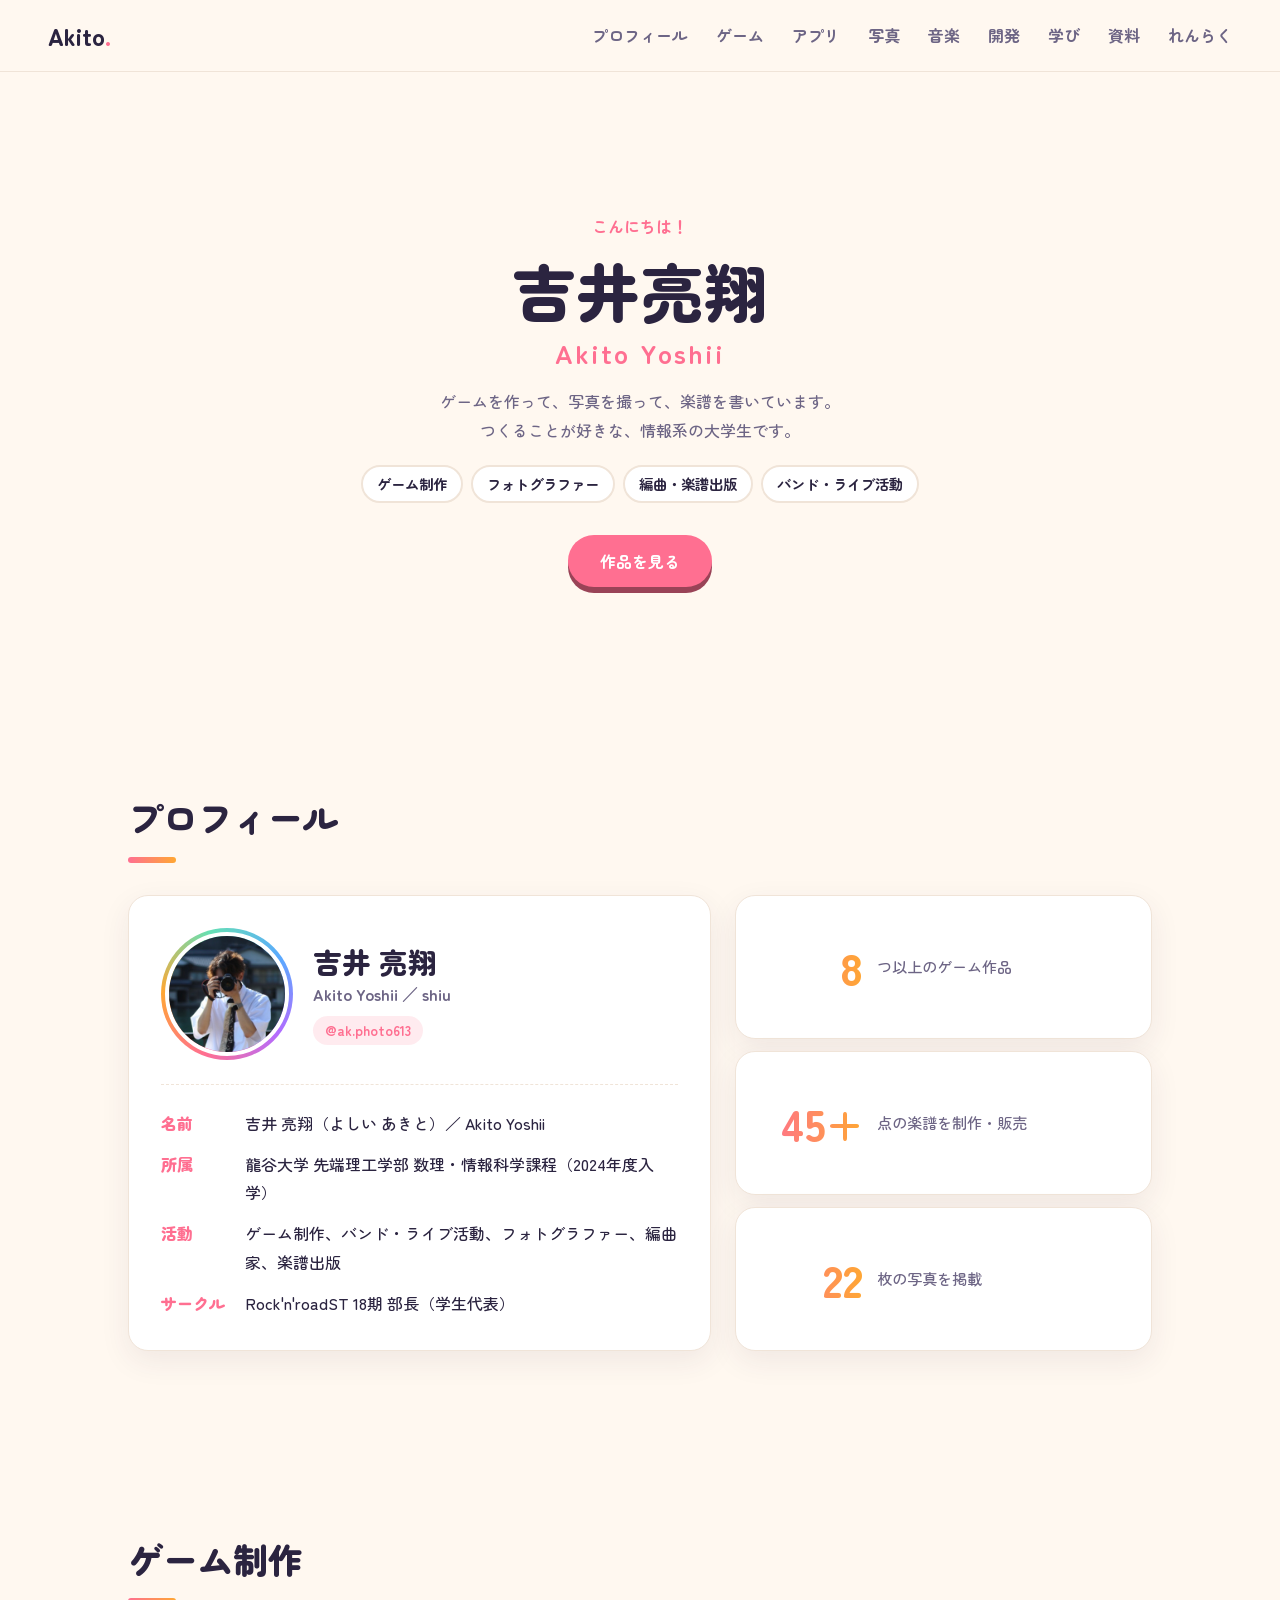
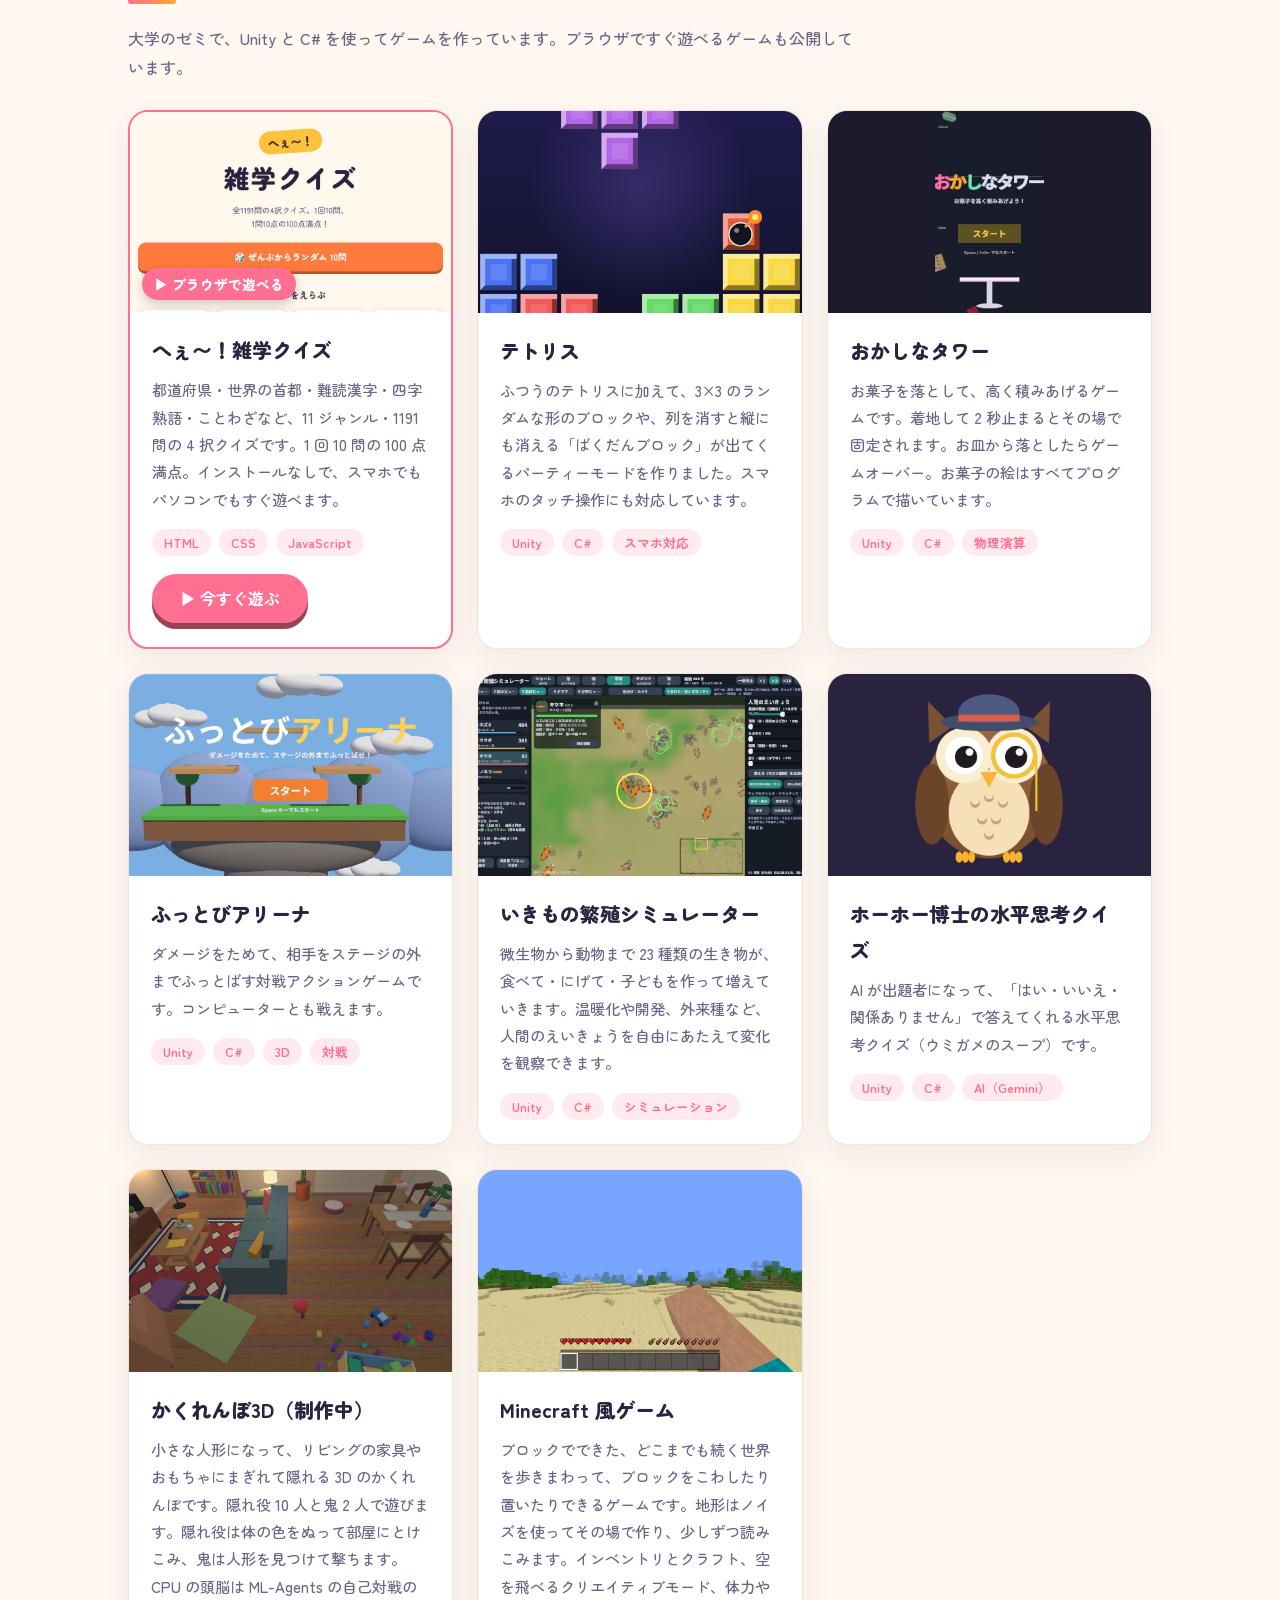
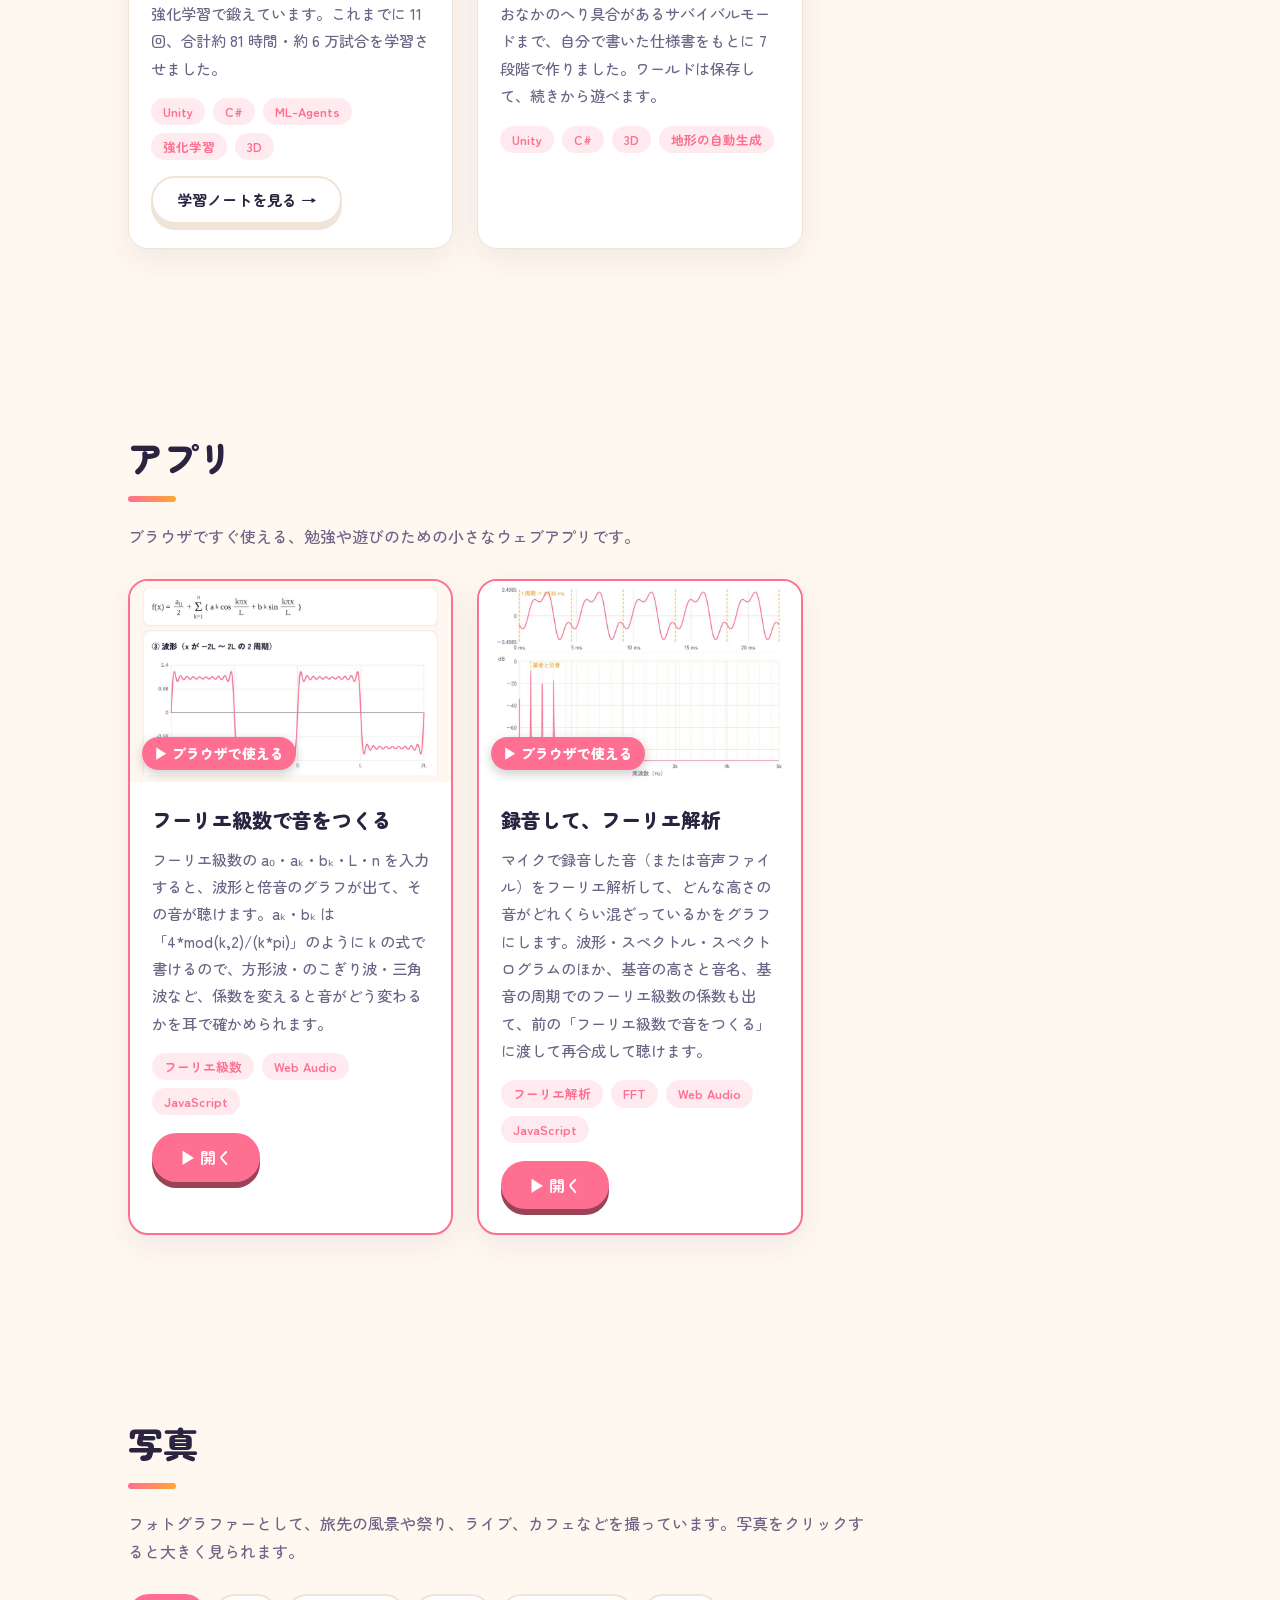
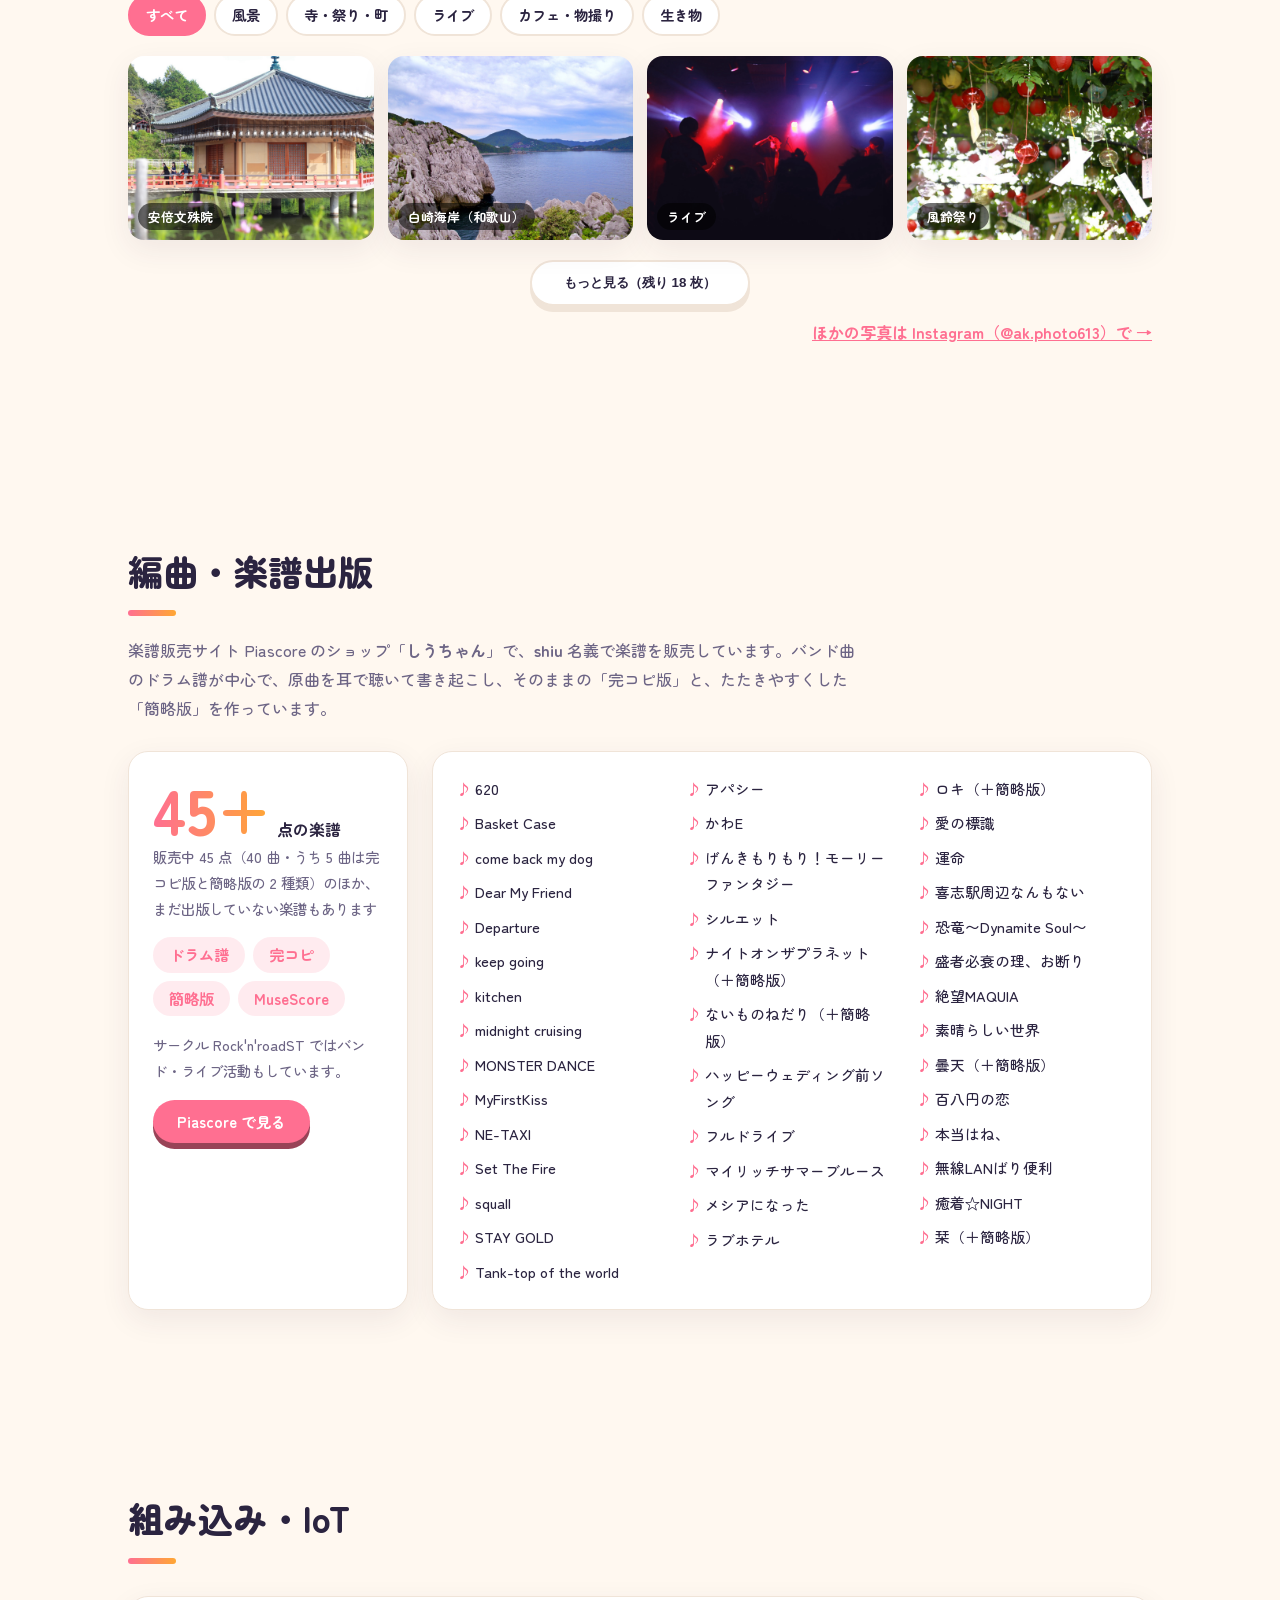
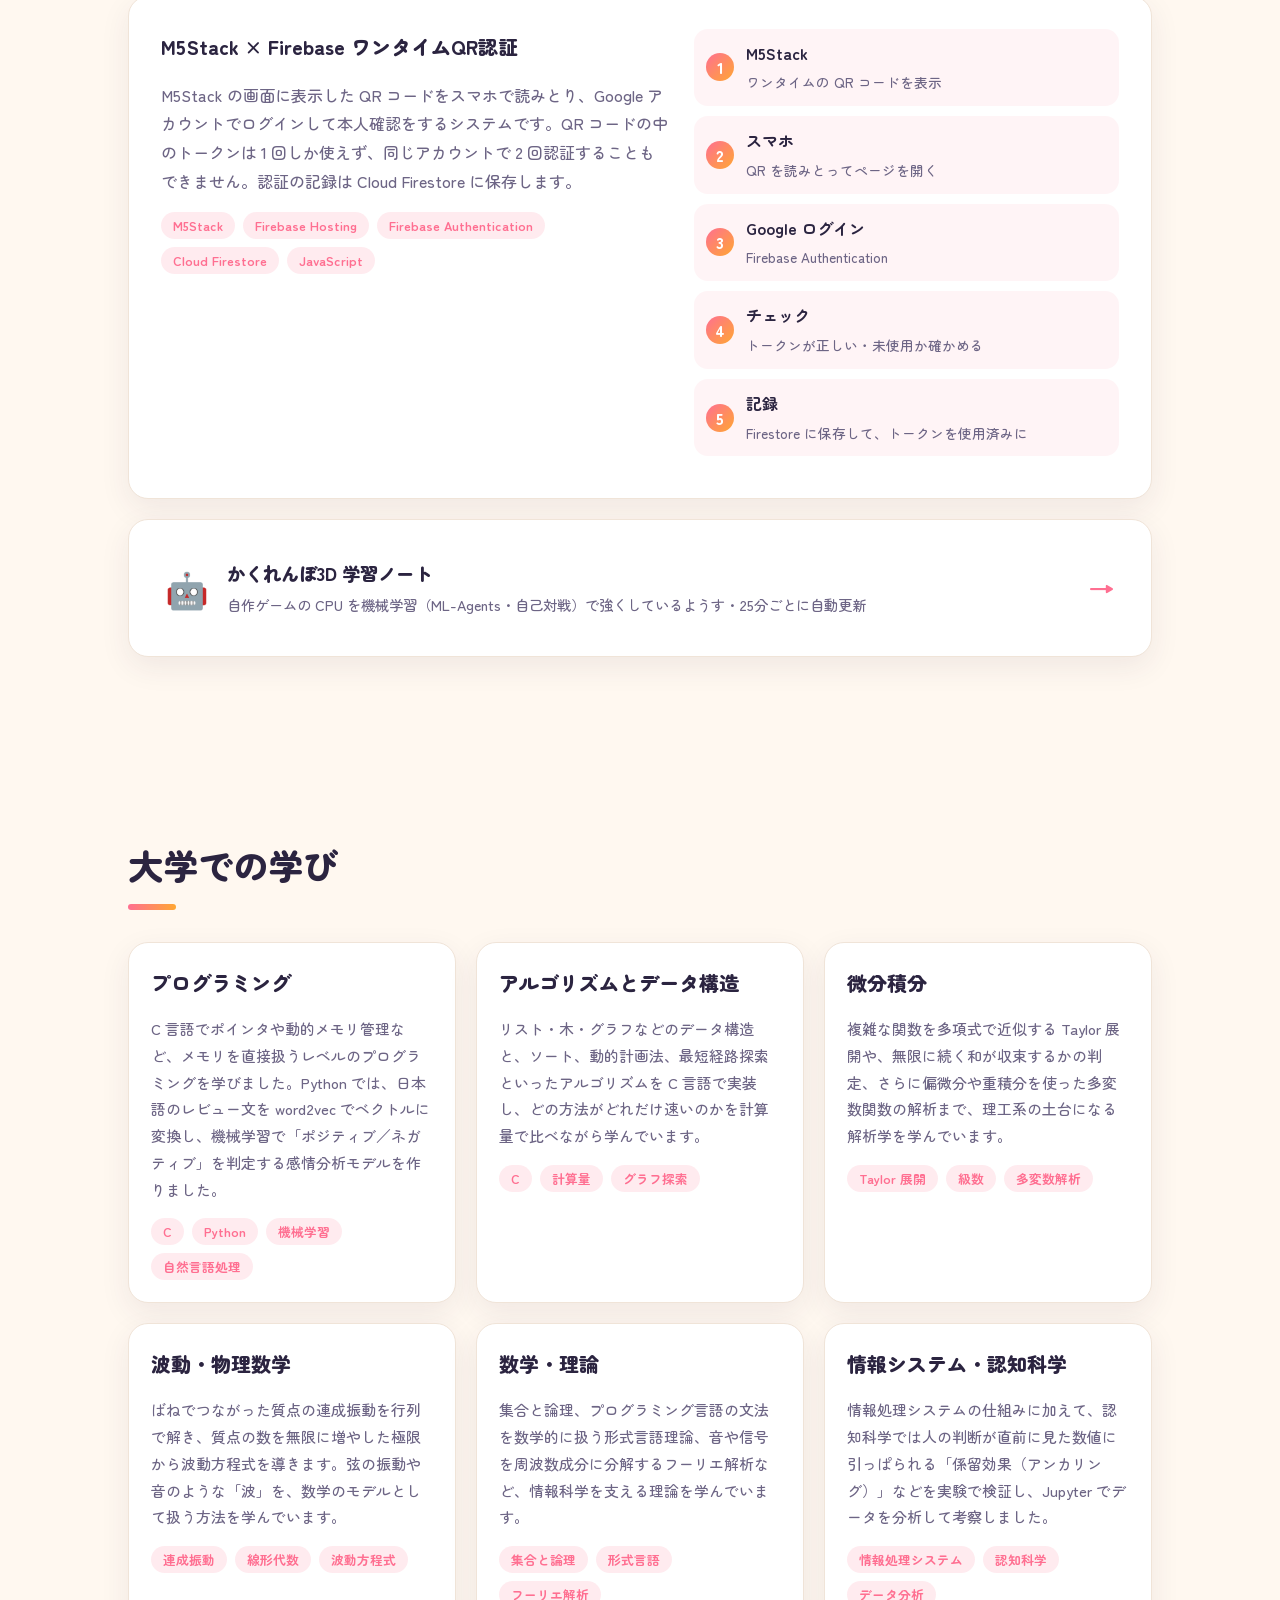
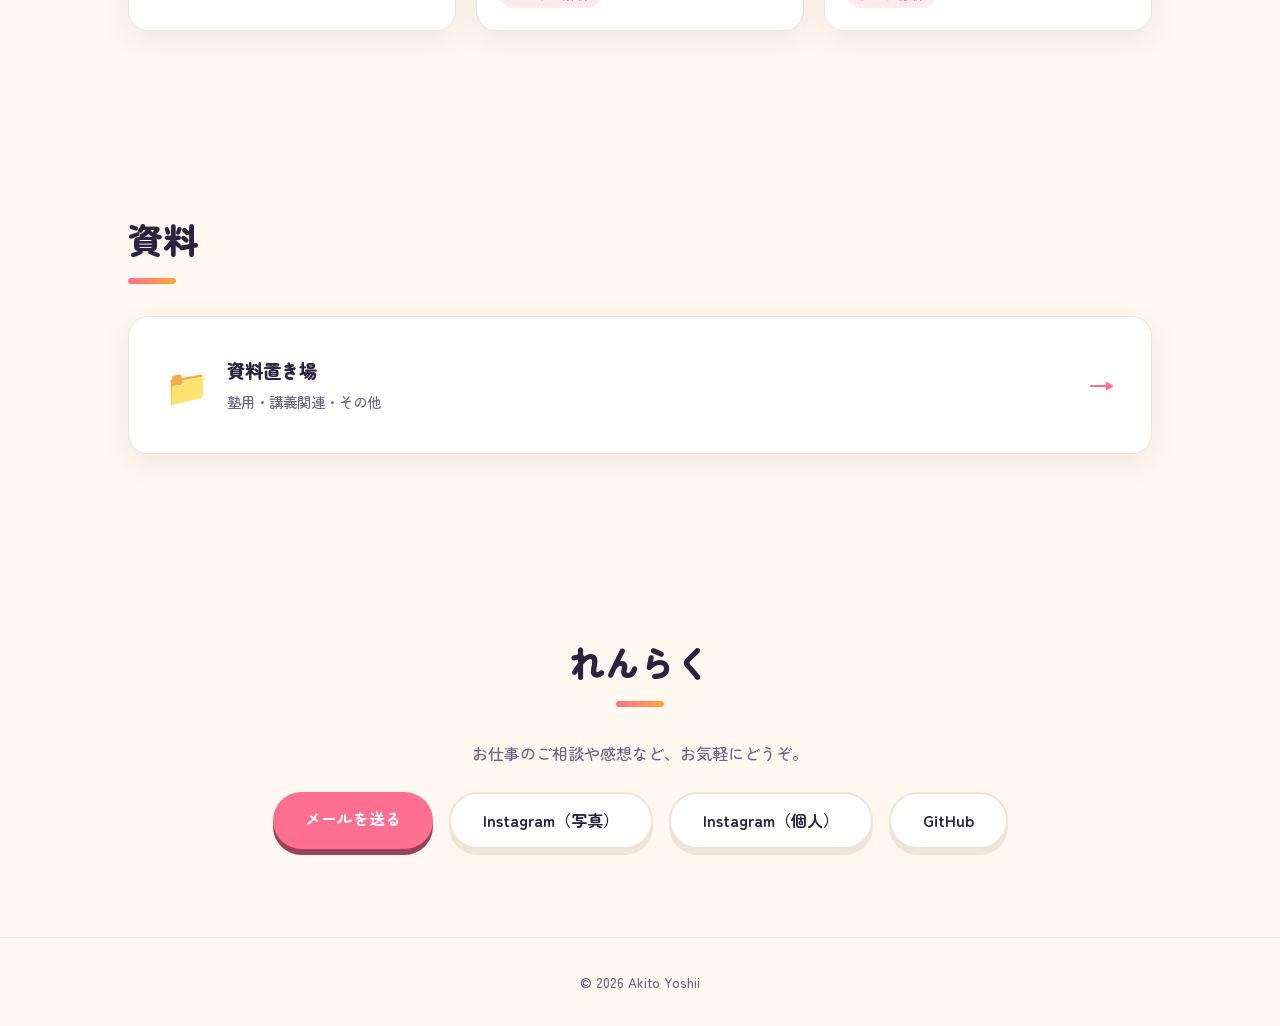
<file: index.html>
<!doctype html>
<html lang="ja">
<head>
  <meta charset="utf-8">
  <meta name="viewport" content="width=device-width, initial-scale=1">
  <title>吉井亮翔 / Akito Yoshii</title>
  <meta name="description" content="ゲーム制作・写真・編曲と楽譜出版をしている、龍谷大学 先端理工学部の吉井亮翔（Akito Yoshii）のポートフォリオです。">
  <link rel="preconnect" href="https://fonts.googleapis.com">
  <link rel="preconnect" href="https://fonts.gstatic.com" crossorigin>
  <link href="https://fonts.googleapis.com/css2?family=Zen+Maru+Gothic:wght@500;700;900&display=swap" rel="stylesheet">
  <link rel="stylesheet" href="style.css">
</head>
<body>
  <header class="nav">
    <a class="logo" href="#top">Akito<span>.</span></a>
    <nav>
      <a href="#profile">プロフィール</a>
      <a href="#games">ゲーム</a>
      <a href="#apps">アプリ</a>
      <a href="#photos">写真</a>
      <a href="#music">音楽</a>
      <a href="#dev">開発</a>
      <a href="#study">学び</a>
      <a href="#shiryo">資料</a>
      <a href="#contact">れんらく</a>
    </nav>
  </header>

  <main id="top">
    <section class="hero">
      <div class="blocks" aria-hidden="true">
        <i style="--c:#ff7aa8; --x:8%;  --d:0s"></i>
        <i style="--c:#ffa733; --x:22%; --d:1.6s"></i>
        <i style="--c:#66e0b3; --x:71%; --d:0.8s"></i>
        <i style="--c:#5aa9ff; --x:86%; --d:2.4s"></i>
        <i style="--c:#b36bff; --x:48%; --d:3.2s"></i>
      </div>
      <p class="hello">こんにちは！</p>
      <h1>吉井亮翔<span class="en">Akito Yoshii</span></h1>
      <p class="lead">ゲームを作って、写真を撮って、楽譜を書いています。<br>つくることが好きな、情報系の大学生です。</p>
      <ul class="roles">
        <li>ゲーム制作</li><li>フォトグラファー</li><li>編曲・楽譜出版</li><li>バンド・ライブ活動</li>
      </ul>
      <a class="button" href="#games">作品を見る</a>
    </section>

    <!-- プロフィール -->
    <section id="profile" class="section">
      <h2>プロフィール</h2>
      <div class="profile">
        <div class="profile-card">
          <div class="me">
            <div class="avatar"><img src="images/me.jpg" alt="カメラを構える吉井亮翔（伊根の舟屋の前で）"></div>
            <div>
              <p class="me-name">吉井 亮翔</p>
              <p class="me-sub">Akito Yoshii ／ shiu</p>
              <a class="me-insta" href="https://www.instagram.com/ak.photo613/" target="_blank" rel="noopener">@ak.photo613</a>
            </div>
          </div>
        <dl>
          <dt>名前</dt><dd>吉井 亮翔（よしい あきと）／ Akito Yoshii</dd>
          <dt>所属</dt><dd>龍谷大学 先端理工学部 数理・情報科学課程（2024年度入学）</dd>
          <dt>活動</dt><dd>ゲーム制作、バンド・ライブ活動、フォトグラファー、編曲家、楽譜出版</dd>
          <dt>サークル</dt><dd>Rock'n'roadST 18期 部長（学生代表）</dd>
        </dl>
        </div>
        <div class="stats">
          <div><b>8</b><span>つ以上の<br>ゲーム作品</span></div>
          <div><b>45+</b><span>点の楽譜を<br>制作・販売</span></div>
          <div><b>22</b><span>枚の<br>写真を掲載</span></div>
        </div>
      </div>
    </section>

    <!-- ゲーム -->
    <section id="games" class="section">
      <h2>ゲーム制作</h2>
      <p class="intro">大学のゼミで、Unity と C# を使ってゲームを作っています。ブラウザですぐ遊べるゲームも公開しています。</p>
      <div class="works">

        <article class="card card-play">
          <a class="shot shot-cover" href="https://onasu-susu.github.io/quiz/" aria-label="へぇ〜！雑学クイズで遊ぶ">
            <img src="images/quiz.jpg" alt="へぇ〜！雑学クイズのタイトル画面" loading="lazy">
            <span class="badge">▶ ブラウザで遊べる</span>
          </a>
          <div class="body">
            <h3><a href="https://onasu-susu.github.io/quiz/">へぇ〜！雑学クイズ</a></h3>
            <p>都道府県・世界の首都・難読漢字・四字熟語・ことわざなど、11 ジャンル・1191 問の 4 択クイズです。1 回 10 問の 100 点満点。インストールなしで、スマホでもパソコンでもすぐ遊べます。</p>
            <ul class="tags"><li>HTML</li><li>CSS</li><li>JavaScript</li></ul>
            <a class="button play" href="https://onasu-susu.github.io/quiz/">▶ 今すぐ遊ぶ</a>
          </div>
        </article>

        <article class="card">
          <div class="shot shot-cover"><img src="images/tetris.png" alt="テトリスのブロックが積まれている画面" loading="lazy"></div>
          <div class="body">
            <h3>テトリス</h3>
            <p>ふつうのテトリスに加えて、3×3 のランダムな形のブロックや、列を消すと縦にも消える「ばくだんブロック」が出てくるパーティーモードを作りました。スマホのタッチ操作にも対応しています。</p>
            <ul class="tags"><li>Unity</li><li>C#</li><li>スマホ対応</li></ul>
          </div>
        </article>

        <article class="card">
          <div class="shot shot-tall"><img src="images/sweets.png" alt="おかしなタワーのタイトル画面" loading="lazy"></div>
          <div class="body">
            <h3>おかしなタワー</h3>
            <p>お菓子を落として、高く積みあげるゲームです。着地して 2 秒止まるとその場で固定されます。お皿から落としたらゲームオーバー。お菓子の絵はすべてプログラムで描いています。</p>
            <ul class="tags"><li>Unity</li><li>C#</li><li>物理演算</li></ul>
          </div>
        </article>

        <article class="card">
          <div class="shot shot-cover"><img src="images/arena.jpg" alt="ふっとびアリーナのタイトル画面" loading="lazy"></div>
          <div class="body">
            <h3>ふっとびアリーナ</h3>
            <p>ダメージをためて、相手をステージの外までふっとばす対戦アクションゲームです。コンピューターとも戦えます。</p>
            <ul class="tags"><li>Unity</li><li>C#</li><li>3D</li><li>対戦</li></ul>
          </div>
        </article>

        <article class="card">
          <div class="shot shot-cover"><img src="images/biosim.jpg" alt="草原でキツネとネズミが動いているシミュレーターの画面" loading="lazy"></div>
          <div class="body">
            <h3>いきもの繁殖シミュレーター</h3>
            <p>微生物から動物まで 23 種類の生き物が、食べて・にげて・子どもを作って増えていきます。温暖化や開発、外来種など、人間のえいきょうを自由にあたえて変化を観察できます。</p>
            <ul class="tags"><li>Unity</li><li>C#</li><li>シミュレーション</li></ul>
          </div>
        </article>

        <article class="card">
          <div class="shot shot-icon"><img src="images/owl.png" alt="ホーホー博士（フクロウ）" loading="lazy"></div>
          <div class="body">
            <h3>ホーホー博士の水平思考クイズ</h3>
            <p>AI が出題者になって、「はい・いいえ・関係ありません」で答えてくれる水平思考クイズ（ウミガメのスープ）です。</p>
            <ul class="tags"><li>Unity</li><li>C#</li><li>AI（Gemini）</li></ul>
          </div>
        </article>

        <article class="card">
          <div class="shot shot-cover"><img src="images/hideseek.jpg" alt="家具やおもちゃが置かれたリビングを上から見下ろした、かくれんぼ3Dの試合の画面" loading="lazy"></div>
          <div class="body">
            <h3>かくれんぼ3D（制作中）</h3>
            <p>小さな人形になって、リビングの家具やおもちゃにまぎれて隠れる 3D のかくれんぼです。隠れ役 10 人と鬼 2 人で遊びます。隠れ役は体の色をぬって部屋にとけこみ、鬼は人形を見つけて撃ちます。CPU の頭脳は ML-Agents の自己対戦の強化学習で鍛えています。これまでに 11 回、合計約 81 時間・約 6 万試合を学習させました。</p>
            <ul class="tags"><li>Unity</li><li>C#</li><li>ML-Agents</li><li>強化学習</li><li>3D</li></ul>
            <a class="button sub shop" href="ml/hideseek/">学習ノートを見る →</a>
          </div>
        </article>

        <article class="card">
          <div class="shot shot-cover"><img src="images/minecraftlike.jpg" alt="ブロックでできた砂地と森が広がる、Minecraft 風ゲームのプレイ画面" loading="lazy"></div>
          <div class="body">
            <h3>Minecraft 風ゲーム</h3>
            <p>ブロックでできた、どこまでも続く世界を歩きまわって、ブロックをこわしたり置いたりできるゲームです。地形はノイズを使ってその場で作り、少しずつ読みこみます。インベントリとクラフト、空を飛べるクリエイティブモード、体力やおなかのへり具合があるサバイバルモードまで、自分で書いた仕様書をもとに 7 段階で作りました。ワールドは保存して、続きから遊べます。</p>
            <ul class="tags"><li>Unity</li><li>C#</li><li>3D</li><li>地形の自動生成</li></ul>
          </div>
        </article>

      </div>
    </section>

    <!-- アプリ -->
    <section id="apps" class="section">
      <h2>アプリ</h2>
      <p class="intro">ブラウザですぐ使える、勉強や遊びのための小さなウェブアプリです。</p>
      <div class="works">

        <article class="card card-play">
          <a class="shot shot-cover" href="https://onasu-susu.github.io/fourier/" aria-label="フーリエ級数で音をつくるアプリを開く">
            <img src="images/fourier.jpg" alt="フーリエ級数の式と、方形波の波形のグラフ" loading="lazy">
            <span class="badge">▶ ブラウザで使える</span>
          </a>
          <div class="body">
            <h3><a href="https://onasu-susu.github.io/fourier/">フーリエ級数で音をつくる</a></h3>
            <p>フーリエ級数の a₀・aₖ・bₖ・L・n を入力すると、波形と倍音のグラフが出て、その音が聴けます。aₖ・bₖ は「4*mod(k,2)/(k*pi)」のように k の式で書けるので、方形波・のこぎり波・三角波など、係数を変えると音がどう変わるかを耳で確かめられます。</p>
            <ul class="tags"><li>フーリエ級数</li><li>Web Audio</li><li>JavaScript</li></ul>
            <a class="button play" href="https://onasu-susu.github.io/fourier/">▶ 開く</a>
          </div>
        </article>

        <article class="card card-play">
          <a class="shot shot-cover" href="https://onasu-susu.github.io/fourier-analyzer/" aria-label="録音して、フーリエ解析するアプリを開く">
            <img src="images/analyzer.jpg" alt="録音した音の波形の拡大と、スペクトルのグラフ" loading="lazy">
            <span class="badge">▶ ブラウザで使える</span>
          </a>
          <div class="body">
            <h3><a href="https://onasu-susu.github.io/fourier-analyzer/">録音して、フーリエ解析</a></h3>
            <p>マイクで録音した音（または音声ファイル）をフーリエ解析して、どんな高さの音がどれくらい混ざっているかをグラフにします。波形・スペクトル・スペクトログラムのほか、基音の高さと音名、基音の周期でのフーリエ級数の係数も出て、前の「フーリエ級数で音をつくる」に渡して再合成して聴けます。</p>
            <ul class="tags"><li>フーリエ解析</li><li>FFT</li><li>Web Audio</li><li>JavaScript</li></ul>
            <a class="button play" href="https://onasu-susu.github.io/fourier-analyzer/">▶ 開く</a>
          </div>
        </article>

      </div>
    </section>

    <!-- 写真 -->
    <section id="photos" class="section">
      <h2>写真</h2>
      <p class="intro">フォトグラファーとして、旅先の風景や祭り、ライブ、カフェなどを撮っています。写真をクリックすると大きく見られます。</p>
      <div class="filters" role="group" aria-label="写真の種類">
        <button class="on" data-filter="all">すべて</button>
        <button data-filter="scene">風景</button>
        <button data-filter="town">寺・祭り・町</button>
        <button data-filter="live">ライブ</button>
        <button data-filter="still">カフェ・物撮り</button>
        <button data-filter="animal">生き物</button>
      </div>
      <div class="gallery">
        <figure data-cat="town"><img src="images/photos/p204.jpg" alt="安倍文殊院の朱色のお堂" loading="lazy"><figcaption>安倍文殊院</figcaption></figure>
        <figure data-cat="scene"><img src="images/photos/p284.jpg" alt="白い岩場と青い海" loading="lazy"><figcaption>白崎海岸（和歌山）</figcaption></figure>
        <figure data-cat="live"><img src="images/photos/p252.jpg" alt="ライブハウスの照明と観客" loading="lazy"><figcaption>ライブ</figcaption></figure>
        <figure data-cat="town"><img src="images/photos/p219.jpg" alt="たくさんの風鈴" loading="lazy"><figcaption>風鈴祭り</figcaption></figure>
        <figure data-cat="scene"><img src="images/photos/p268.jpg" alt="高い場所から見た天橋立" loading="lazy"><figcaption>天橋立</figcaption></figure>
        <figure data-cat="still"><img src="images/photos/p246.jpg" alt="カフェの抹茶ドリンク" loading="lazy"><figcaption>カフェ</figcaption></figure>
        <figure data-cat="animal"><img src="images/photos/p289.jpg" alt="青空を飛ぶ鳥" loading="lazy"><figcaption>伊根の野鳥</figcaption></figure>
        <figure data-cat="scene"><img src="images/photos/p270.jpg" alt="満開の桜" loading="lazy"><figcaption>桜</figcaption></figure>
        <figure data-cat="town"><img src="images/photos/p212.jpg" alt="赤い鳥居が続く石段" loading="lazy"><figcaption>安倍文殊院の鳥居</figcaption></figure>
        <figure data-cat="animal"><img src="images/photos/p067.jpg" alt="水槽の中のクマノミ" loading="lazy"><figcaption>クマノミ（沖縄）</figcaption></figure>
        <figure data-cat="live"><img src="images/photos/p256.jpg" alt="ステージで演奏するバンド" loading="lazy"><figcaption>ライブ</figcaption></figure>
        <figure data-cat="scene"><img src="images/photos/p273.jpg" alt="青空と赤い彼岸花" loading="lazy"><figcaption>彼岸花</figcaption></figure>
        <figure data-cat="still"><img src="images/photos/p248.jpg" alt="カフェの抹茶フラッペ" loading="lazy"><figcaption>抹茶フラッペ</figcaption></figure>
        <figure data-cat="town"><img src="images/photos/p260.jpg" alt="古い町並み" loading="lazy"><figcaption>町並み</figcaption></figure>
        <figure data-cat="scene"><img src="images/photos/p162.jpg" alt="青い空と沖縄の海" loading="lazy"><figcaption>沖縄の空と海</figcaption></figure>
        <figure data-cat="animal"><img src="images/photos/p249.jpg" alt="犬の横顔" loading="lazy"><figcaption>なす</figcaption></figure>
        <figure data-cat="town"><img src="images/photos/p220.jpg" alt="ならんだガラスの風鈴" loading="lazy"><figcaption>風鈴</figcaption></figure>
        <figure data-cat="scene"><img src="images/photos/p280.jpg" alt="紫色の紫陽花" loading="lazy"><figcaption>紫陽花</figcaption></figure>
        <figure data-cat="animal"><img src="images/photos/p287.jpg" alt="伊根の舟屋とカモメ" loading="lazy"><figcaption>伊根のカモメ</figcaption></figure>
        <figure data-cat="scene"><img src="images/photos/p269.jpg" alt="丸い輪の中から見た天橋立" loading="lazy"><figcaption>天橋立</figcaption></figure>
        <figure data-cat="town"><img src="images/photos/p206.jpg" alt="石灯籠が並ぶ参道" loading="lazy"><figcaption>安倍文殊院の参道</figcaption></figure>
        <figure data-cat="town"><img src="images/photos/p278.jpg" alt="海に面して並ぶ伊根の舟屋" loading="lazy"><figcaption>伊根の舟屋</figcaption></figure>
      </div>
      <div class="gallery-more"><button class="button sub" type="button" aria-expanded="false"></button></div>
      <p class="more"><a href="https://www.instagram.com/ak.photo613/" target="_blank" rel="noopener">ほかの写真は Instagram（@ak.photo613）で →</a></p>
    </section>

    <!-- 音楽 -->
    <section id="music" class="section">
      <h2>編曲・楽譜出版</h2>
      <p class="intro">楽譜販売サイト Piascore のショップ「<b>しうちゃん</b>」で、<b>shiu</b> 名義で楽譜を販売しています。バンド曲のドラム譜が中心で、原曲を耳で聴いて書き起こし、そのままの「完コピ版」と、たたきやすくした「簡略版」を作っています。</p>
      <div class="music">
        <div class="music-info">
          <div class="big-number"><b>45+</b><span>点の楽譜</span></div>
          <p class="note">販売中 45 点（40 曲・うち 5 曲は完コピ版と簡略版の 2 種類）のほか、まだ出版していない楽譜もあります</p>
          <ul class="tags big"><li>ドラム譜</li><li>完コピ</li><li>簡略版</li><li>MuseScore</li></ul>
          <p class="note">サークル Rock'n'roadST ではバンド・ライブ活動もしています。</p>
          <a class="button shop" href="https://store.piascore.com/search?c=1262" target="_blank" rel="noopener">Piascore で見る</a>
        </div>
        <ul class="songs">
          <li>620</li><li>Basket Case</li><li>come back my dog</li><li>Dear My Friend</li><li>Departure</li>
          <li>keep going</li><li>kitchen</li><li>midnight cruising</li><li>MONSTER DANCE</li><li>MyFirstKiss</li>
          <li>NE-TAXI</li><li>Set The Fire</li><li>squall</li><li>STAY GOLD</li><li>Tank-top of the world</li>
          <li>アパシー</li><li>かわE</li><li>げんきもりもり！モーリーファンタジー</li><li>シルエット</li><li>ナイトオンザプラネット（＋簡略版）</li>
          <li>ないものねだり（＋簡略版）</li><li>ハッピーウェディング前ソング</li><li>フルドライブ</li><li>マイリッチサマーブルース</li><li>メシアになった</li>
          <li>ラブホテル</li><li>ロキ（＋簡略版）</li><li>愛の標識</li><li>運命</li><li>喜志駅周辺なんもない</li>
          <li>恐竜〜Dynamite Soul〜</li><li>盛者必衰の理、お断り</li><li>絶望MAQUIA</li><li>素晴らしい世界</li><li>曇天（＋簡略版）</li>
          <li>百八円の恋</li><li>本当はね、</li><li>無線LANばり便利</li><li>癒着☆NIGHT</li><li>栞（＋簡略版）</li>
        </ul>
      </div>
    </section>

    <!-- 開発 -->
    <section id="dev" class="section">
      <h2>組み込み・IoT</h2>
      <div class="dev">
        <div>
          <h3>M5Stack × Firebase ワンタイムQR認証</h3>
          <p>M5Stack の画面に表示した QR コードをスマホで読みとり、Google アカウントでログインして本人確認をするシステムです。QR コードの中のトークンは 1 回しか使えず、同じアカウントで 2 回認証することもできません。認証の記録は Cloud Firestore に保存します。</p>
          <ul class="tags"><li>M5Stack</li><li>Firebase Hosting</li><li>Firebase Authentication</li><li>Cloud Firestore</li><li>JavaScript</li></ul>
        </div>
        <ol class="flow">
          <li><b>M5Stack</b><span>ワンタイムの QR コードを表示</span></li>
          <li><b>スマホ</b><span>QR を読みとってページを開く</span></li>
          <li><b>Google ログイン</b><span>Firebase Authentication</span></li>
          <li><b>チェック</b><span>トークンが正しい・未使用か確かめる</span></li>
          <li><b>記録</b><span>Firestore に保存して、トークンを使用済みに</span></li>
        </ol>
      </div>
      <a class="shiryo-link about-box" href="ml/hideseek/" style="margin-top:20px">
        <span class="shiryo-icon" aria-hidden="true">🤖</span>
        <span class="shiryo-text"><b>かくれんぼ3D 学習ノート</b><span>自作ゲームの CPU を機械学習（ML-Agents・自己対戦）で強くしているようす・25分ごとに自動更新</span></span>
        <span class="shiryo-arrow" aria-hidden="true">→</span>
      </a>
    </section>

    <!-- 学び -->
    <section id="study" class="section">
      <h2>大学での学び</h2>
      <div class="study">
        <div class="study-card">
          <h3>プログラミング</h3>
          <p>C 言語でポインタや動的メモリ管理など、メモリを直接扱うレベルのプログラミングを学びました。Python では、日本語のレビュー文を word2vec でベクトルに変換し、機械学習で「ポジティブ／ネガティブ」を判定する感情分析モデルを作りました。</p>
          <ul class="tags"><li>C</li><li>Python</li><li>機械学習</li><li>自然言語処理</li></ul>
        </div>
        <div class="study-card">
          <h3>アルゴリズムとデータ構造</h3>
          <p>リスト・木・グラフなどのデータ構造と、ソート、動的計画法、最短経路探索といったアルゴリズムを C 言語で実装し、どの方法がどれだけ速いのかを計算量で比べながら学んでいます。</p>
          <ul class="tags"><li>C</li><li>計算量</li><li>グラフ探索</li></ul>
        </div>
        <div class="study-card">
          <h3>微分積分</h3>
          <p>複雑な関数を多項式で近似する Taylor 展開や、無限に続く和が収束するかの判定、さらに偏微分や重積分を使った多変数関数の解析まで、理工系の土台になる解析学を学んでいます。</p>
          <ul class="tags"><li>Taylor 展開</li><li>級数</li><li>多変数解析</li></ul>
        </div>
        <div class="study-card">
          <h3>波動・物理数学</h3>
          <p>ばねでつながった質点の連成振動を行列で解き、質点の数を無限に増やした極限から波動方程式を導きます。弦の振動や音のような「波」を、数学のモデルとして扱う方法を学んでいます。</p>
          <ul class="tags"><li>連成振動</li><li>線形代数</li><li>波動方程式</li></ul>
        </div>
        <div class="study-card">
          <h3>数学・理論</h3>
          <p>集合と論理、プログラミング言語の文法を数学的に扱う形式言語理論、音や信号を周波数成分に分解するフーリエ解析など、情報科学を支える理論を学んでいます。</p>
          <ul class="tags"><li>集合と論理</li><li>形式言語</li><li>フーリエ解析</li></ul>
        </div>
        <div class="study-card">
          <h3>情報システム・認知科学</h3>
          <p>情報処理システムの仕組みに加えて、認知科学では人の判断が直前に見た数値に引っぱられる「係留効果（アンカリング）」などを実験で検証し、Jupyter でデータを分析して考察しました。</p>
          <ul class="tags"><li>情報処理システム</li><li>認知科学</li><li>データ分析</li></ul>
        </div>
      </div>
    </section>

    <!-- 資料 -->
    <section id="shiryo" class="section">
      <h2>資料</h2>
      <a class="shiryo-link about-box" href="shiryo/">
        <span class="shiryo-icon" aria-hidden="true">📁</span>
        <span class="shiryo-text"><b>資料置き場</b><span>塾用・講義関連・その他</span></span>
        <span class="shiryo-arrow" aria-hidden="true">→</span>
      </a>
    </section>

    <!-- れんらく -->
    <section id="contact" class="section contact">
      <h2>れんらく</h2>
      <p>お仕事のご相談や感想など、お気軽にどうぞ。</p>
      <div class="links">
        <a class="button" href="mailto:onasu0613@gmail.com">メールを送る</a>
        <a class="button sub" href="https://www.instagram.com/ak.photo613/" target="_blank" rel="noopener">Instagram（写真）</a>
        <a class="button sub" href="https://www.instagram.com/ak.y613/" target="_blank" rel="noopener">Instagram（個人）</a>
        <a class="button sub" href="https://github.com/onasu-susu" target="_blank" rel="noopener">GitHub</a>
      </div>
    </section>
  </main>

  <!-- 写真を大きく見る画面 -->
  <div class="viewer" hidden>
    <button class="close" aria-label="閉じる">×</button>
    <button class="prev" aria-label="前の写真">‹</button>
    <figure><img alt=""><figcaption></figcaption></figure>
    <button class="next" aria-label="次の写真">›</button>
  </div>

  <footer>© 2026 Akito Yoshii</footer>
  <script src="main.js"></script>
</body>
</html>
</file>
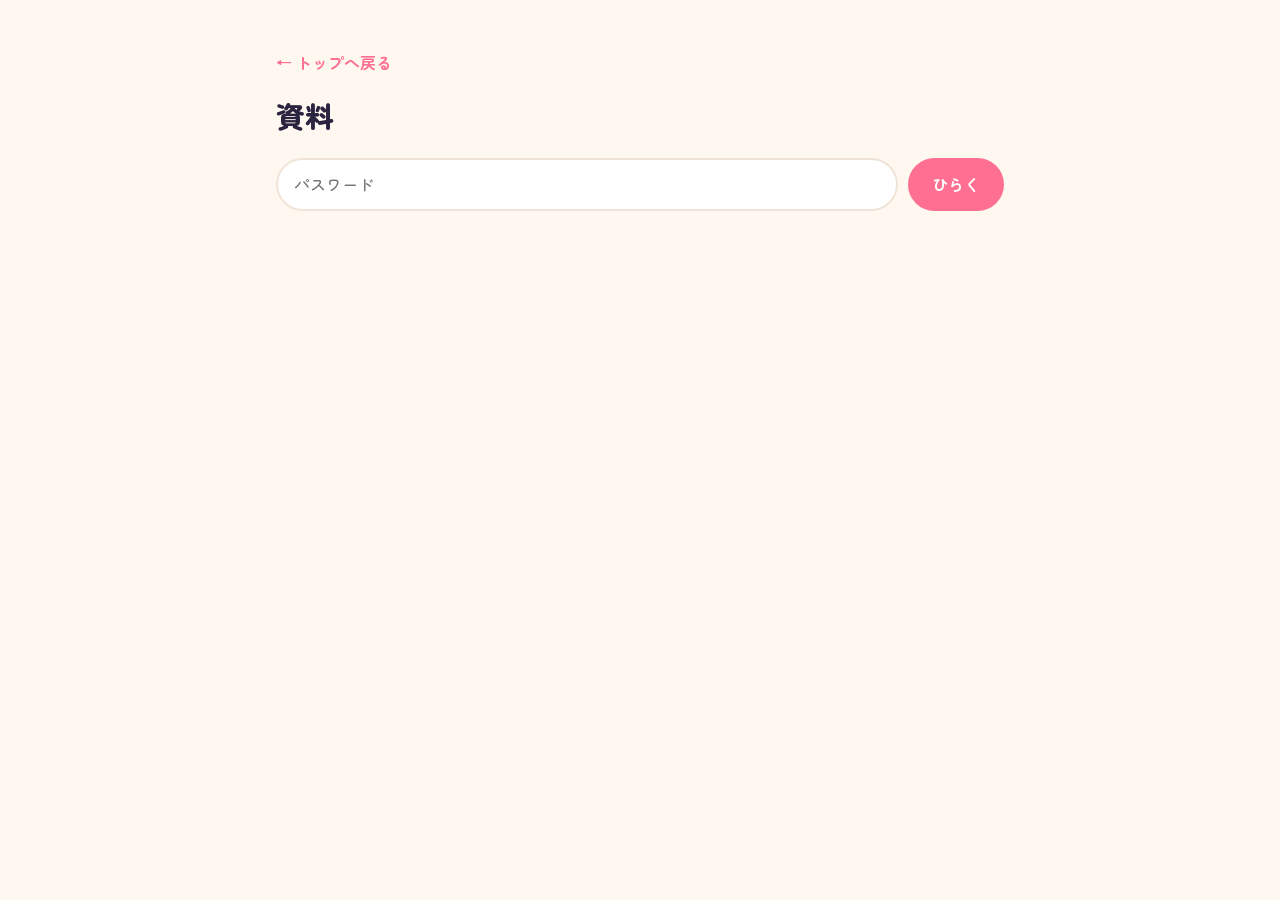
<file: juku/index.html>
<!doctype html>
<html lang="ja">
<head>
  <meta charset="utf-8">
  <meta name="robots" content="noindex">
  <title>資料</title>
  <!-- 「塾のファイル」は「資料」に名前が変わりました。前のアドレスで開いたときは、新しいページへ移動する -->
  <meta http-equiv="refresh" content="0; url=../shiryo/">
  <script>location.replace("../shiryo/" + location.hash);</script>
</head>
<body>
  <p><a href="../shiryo/">資料のページへ移動しました</a></p>
</body>
</html>
</file>
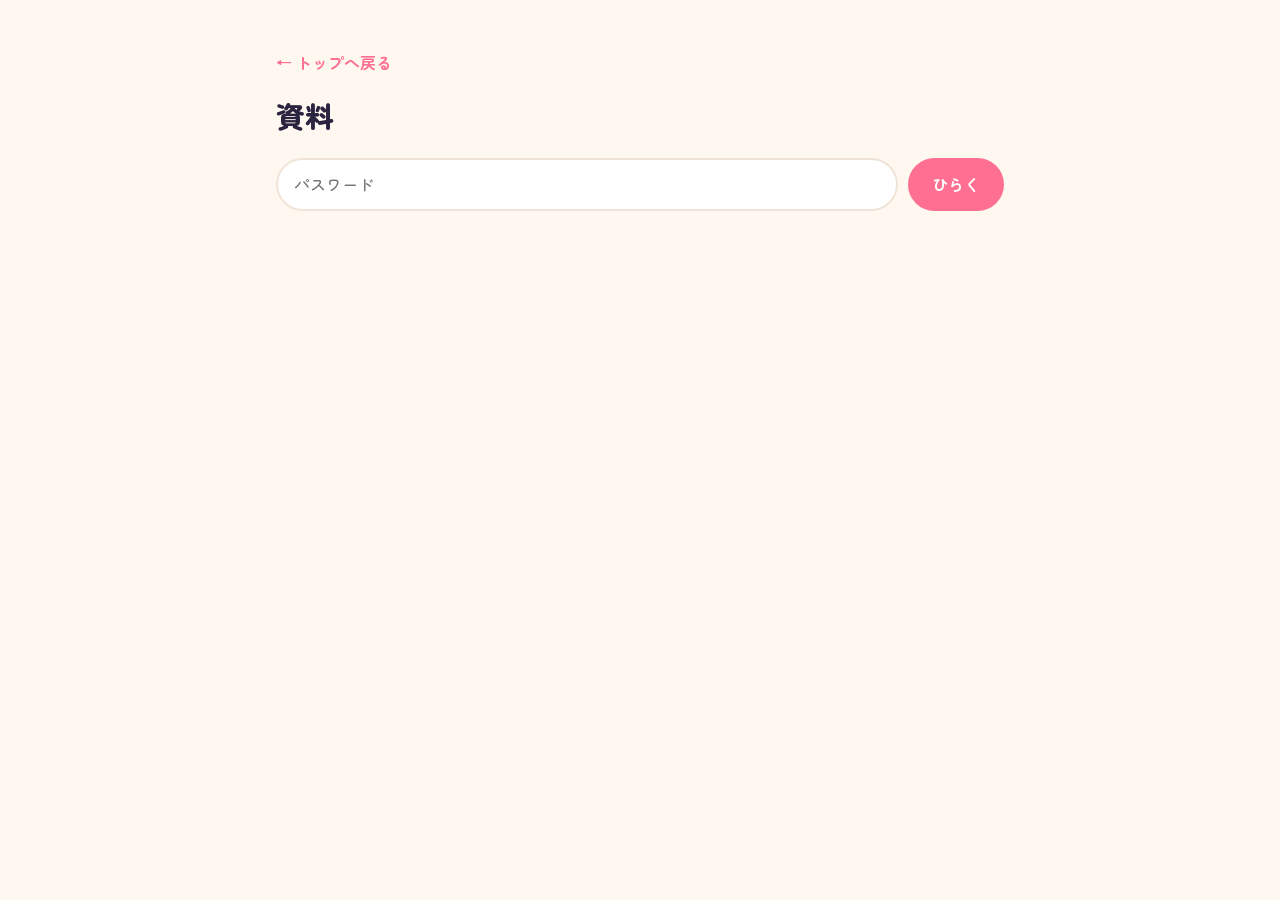
<file: shiryo/index.html>
<!doctype html>
<html lang="ja">
<head>
  <meta charset="utf-8">
  <meta name="viewport" content="width=device-width, initial-scale=1">
  <meta name="robots" content="noindex">
  <title>資料</title>
  <link rel="preconnect" href="https://fonts.googleapis.com">
  <link rel="preconnect" href="https://fonts.gstatic.com" crossorigin>
  <link href="https://fonts.googleapis.com/css2?family=Zen+Maru+Gothic:wght@500;700;900&display=swap" rel="stylesheet">
  <link rel="stylesheet" href="../style.css">
  <style>
    main { max-width: 760px; margin: 0 auto; padding: 48px 16px 80px; }
    h1 { margin: 0 0 24px; font-size: 1.8rem; font-weight: 900; }
    .lock { display: flex; flex-wrap: wrap; gap: 10px; }
    .lock[hidden] { display: none; }
    .lock input {
      flex: 1; min-width: 0;
      padding: 10px 16px;
      border: 2px solid var(--line); border-radius: 999px;
      background: var(--surface); color: var(--text);
      font: inherit;
    }
    .lock input:focus { outline: none; border-color: var(--accent); }
    .lock button {
      padding: 10px 24px; border: 0; border-radius: 999px;
      background: var(--accent); color: #fff;
      font: inherit; font-weight: 700; cursor: pointer;
    }
    .lock button:disabled { opacity: 0.6; cursor: wait; }
    .files { list-style: none; margin: 0; padding: 0; display: grid; gap: 10px; }
    .files li {
      display: flex; align-items: center; gap: 12px;
      padding: 14px 16px;
      background: var(--surface);
      border: 1px solid var(--line);
      border-radius: 14px;
      box-shadow: var(--shadow);
    }
    .files .name {
      flex: 1; min-width: 0; padding: 0; border: 0; background: none; color: inherit;
      font: inherit; font-weight: 700; text-align: left; cursor: pointer; overflow-wrap: anywhere;
    }
    .files .name:hover { color: var(--accent); }
    .files .size { color: var(--muted); font-size: 0.85rem; white-space: nowrap; }
    .files .dl {
      padding: 4px 12px; border: 0; border-radius: 999px;
      background: var(--accent); color: #fff;
      font: inherit; font-size: 0.85rem; font-weight: 700; white-space: nowrap; cursor: pointer;
    }
    .status { color: var(--muted); }
    .sort { display: flex; align-items: center; justify-content: flex-end; gap: 8px; margin-bottom: 12px; color: var(--muted); font-size: 0.9rem; }
    .sort[hidden] { display: none; }
    .sort select {
      padding: 4px 10px; border: 2px solid var(--line); border-radius: 999px;
      background: var(--surface); color: var(--text); font: inherit;
    }
    .files .meta { color: var(--muted); font-size: 0.8rem; white-space: nowrap; text-align: right; line-height: 1.4; }
    .crumbs { display: flex; flex-wrap: wrap; align-items: center; gap: 4px 8px; margin: -8px 0 16px; font-weight: 700; }
    .crumbs[hidden] { display: none; }
    .files .zip {
      padding: 4px 12px; border: 2px solid var(--line); border-radius: 999px;
      background: var(--surface); color: var(--text);
      font: inherit; font-size: 0.8rem; font-weight: 700; white-space: nowrap; cursor: pointer;
    }
    .files .zip:hover { border-color: var(--accent); color: var(--accent); }
    .zip:disabled { opacity: 0.6; cursor: wait; }
    .zip-here {
      display: block; width: 100%; margin-bottom: 12px; padding: 10px 16px;
      border: 2px dashed var(--accent); border-radius: 14px;
      background: var(--surface); color: var(--accent);
      font: inherit; font-weight: 700; cursor: pointer;
    }
    .zip-here[hidden] { display: none; }
    .crumbs button { padding: 0; border: 0; background: none; color: var(--accent); font: inherit; cursor: pointer; }
    .crumbs span { color: var(--muted); }
    .crumbs b { color: var(--text); }
    .files .folder { cursor: pointer; }
    .files .folder:hover { border-color: var(--accent); }
    .files .icon { font-size: 1.4rem; line-height: 1; }
    .files .open { color: var(--accent); font-size: 1.3rem; font-weight: 900; }
    .top-row { display: flex; align-items: center; justify-content: space-between; gap: 12px; margin-bottom: 20px; }
    .top-row .back { margin-bottom: 0; }
    .logout {
      padding: 4px 14px; border: 2px solid var(--line); border-radius: 999px;
      background: var(--surface); color: var(--muted);
      font: inherit; font-size: 0.85rem; font-weight: 700; cursor: pointer;
    }
    .logout:hover { border-color: var(--accent); color: var(--accent); }
    .logout[hidden] { display: none; }
    .back { display: inline-block; margin-bottom: 20px; color: var(--accent); font-weight: 700; text-decoration: none; }
  </style>
</head>
<body>
  <main>
    <div class="top-row">
      <a class="back" href="../">← トップへ戻る</a>
      <button class="logout" type="button" hidden>🔒 ロックする</button>
    </div>
    <h1>資料</h1>
    <nav class="crumbs" aria-label="いまいるフォルダ" hidden></nav>
    <form class="lock">
      <input type="password" placeholder="パスワード" aria-label="パスワード" autocomplete="off" required>
      <button>ひらく</button>
    </form>
    <p class="status" hidden></p>
    <label class="sort" hidden>
      並べ替え
      <select>
        <option value="name">名前（昇順）</option>
        <option value="name-desc">名前（降順）</option>
        <option value="old">追加日（昇順）</option>
        <option value="new">追加日（降順）</option>
      </select>
    </label>
    <button class="zip zip-here" type="button" hidden title="このフォルダの中身を ZIP にまとめてダウンロード">⬇ このフォルダをまとめてダウンロード</button>
    <ul class="files"></ul>
  </main>

  <script>
    // リロードしたら、ページのいちばん上から表示する（開いていたフォルダはそのまま。下の show を参照）
    if ("scrollRestoration" in history) history.scrollRestoration = "manual";
    if (location.hash) history.replaceState(null, "", location.pathname + location.search); // 前の「#フォルダ名」の形のアドレスで開いたとき
    window.scrollTo(0, 0);

    // ファイルは shiryo.py で暗号化して data/ に置いてある。
    // パスワードから鍵を作り、一覧（vault.json）とファイルをブラウザの中で元に戻す。
    const form = document.querySelector(".lock");
    const input = form.querySelector("input");
    const button = form.querySelector("button");
    const list = document.querySelector(".files");
    const status = document.querySelector(".status");
    let key;

    const bytes = (b64) => Uint8Array.from(atob(b64), (c) => c.charCodeAt(0));
    const fresh = (path) => fetch(path + "?t=" + Date.now(), { cache: "no-store" });

    function say(text) {
      status.textContent = text;
      status.hidden = !text;
    }

    function size(n) {
      if (n < 1024) return n + " B";
      if (n < 1024 * 1024) return (n / 1024).toFixed(0) + " KB";
      return (n / 1024 / 1024).toFixed(1) + " MB";
    }

    async function deriveKey(password, salt, iterations) {
      const base = await crypto.subtle.importKey("raw", new TextEncoder().encode(password), "PBKDF2", false, ["deriveKey"]);
      return crypto.subtle.deriveKey(
        { name: "PBKDF2", hash: "SHA-256", salt, iterations },
        base, { name: "AES-GCM", length: 256 }, true, ["decrypt"]
      );
    }

    const decrypt = (iv, data) => crypto.subtle.decrypt({ name: "AES-GCM", iv }, key, data);

    async function fileBytes(f) {
      const res = await fresh("data/" + f.id + ".bin");
      if (!res.ok) throw new Error(res.status);
      const buf = new Uint8Array(await res.arrayBuffer());
      return new Uint8Array(await decrypt(buf.slice(0, 12), buf.slice(12)));
    }

    async function getFile(f) {
      const plain = await fileBytes(f);
      // PDF と HTML はタブで開く。ほかの種類はダウンロードになる
      const type = /\.pdf$/i.test(f.name) ? "application/pdf"
        : /\.html?$/i.test(f.name) ? "text/html;charset=utf-8"
        : "application/octet-stream";
      return URL.createObjectURL(new Blob([plain], { type }));
    }

    async function openFile(f) {
      // ポップアップブロックされないよう、先に新しいタブを開いておく
      const tab = window.open("", "_blank");
      try {
        const url = await getFile(f);
        if (tab) tab.location = url;
        else saveFile(f, url);
      } catch {
        if (tab) tab.close();
        say("ファイルを開けませんでした。少し時間をおいて、もう一度ためしてください。");
      }
    }

    async function saveFile(f, url) {
      try {
        const a = document.createElement("a");
        a.href = url || (await getFile(f));
        a.download = f.name;
        document.body.append(a);
        a.click();
        a.remove();
      } catch {
        say("ファイルを保存できませんでした。少し時間をおいて、もう一度ためしてください。");
      }
    }

    const sortBox = document.querySelector(".sort");
    const sortSelect = sortBox.querySelector("select");
    const byName = (a, b) => a.name.localeCompare(b.name, "ja", { numeric: true });
    const sorters = {
      name: byName,
      "name-desc": (a, b) => byName(b, a),
      // 追加日が同じときは名前順
      new: (a, b) => b.added.localeCompare(a.added) || byName(a, b),
      old: (a, b) => a.added.localeCompare(b.added) || byName(a, b),
    };
    let allFiles = [];

    function day(added) {
      const [y, m, d] = added.slice(0, 10).split("-");
      return `${y}/${Number(m)}/${Number(d)}`;
    }

    // いま見ているフォルダ（"" がいちばん上。「塾用/大和大学過去問」のように / で区切る）
    let folders = [];
    let current = "";
    const crumbs = document.querySelector(".crumbs");
    const parentOf = (d) => (d.includes("/") ? d.slice(0, d.lastIndexOf("/")) : "");
    const baseName = (d) => d.slice(d.lastIndexOf("/") + 1);
    // いちばん上のフォルダは、この順番で並べる（ほかは名前順）
    const ORDER = ["塾用", "講義関連", "その他"];
    const rank = (d) => (ORDER.includes(d) ? ORDER.indexOf(d) : ORDER.length);
    const inside = (d) => allFiles.filter((f) => f.folder === d || f.folder.startsWith(d + "/")).length;

    function show(box) {
      form.hidden = true;
      // フォルダができる前の古い形（ファイルの一覧だけ）にも対応する
      if (Array.isArray(box)) box = { folders: [], files: box };
      allFiles = box.files.map((f) => ({ folder: "", ...f }));
      folders = [...new Set(box.folders || [])];
      // ファイルが入っているフォルダは、一覧になくても表示する
      allFiles.forEach((f) => {
        const parts = f.folder ? f.folder.split("/") : [];
        parts.forEach((_, i) => folders.push(parts.slice(0, i + 1).join("/")));
      });
      folders = [...new Set(folders)];
      if (allFiles.length === 0 && folders.length === 0) {
        say("まだファイルはありません。");
        return;
      }
      say("");
      sortBox.hidden = false;
      // リロードしたときは、開いていたフォルダのまま（ブラウザが覚えている history.state から）
      // はじめて開いたときは「資料」のいちばん上から
      current = (history.state && history.state.folder) || "";
      if (!folders.includes(current)) current = "";
      render();
    }

    sortSelect.addEventListener("change", render);

    function go(folder) {
      current = folder;
      // アドレスは変えずに、ブラウザの「戻る」用にフォルダだけ覚えておく
      history.pushState({ folder }, "", location.pathname + location.search);
      render();
      window.scrollTo({ top: 0 });
    }

    window.addEventListener("popstate", (e) => {
      if (!form.hidden) return; // まだパスワードを入れていない
      current = (e.state && e.state.folder) || "";
      if (!folders.includes(current)) current = "";
      render();
      window.scrollTo({ top: 0 });
    });

    function renderCrumbs() {
      crumbs.replaceChildren();
      crumbs.hidden = !current; // いちばん上では見出しと同じなので出さない
      const parts = current ? current.split("/") : [];
      const top = document.createElement(parts.length ? "button" : "b");
      top.textContent = "資料";
      if (parts.length) top.addEventListener("click", () => go(""));
      crumbs.append(top);
      parts.forEach((p, i) => {
        const sep = document.createElement("span");
        sep.textContent = "›";
        const path = parts.slice(0, i + 1).join("/");
        const el = document.createElement(i === parts.length - 1 ? "b" : "button");
        el.textContent = p;
        if (i < parts.length - 1) el.addEventListener("click", () => go(path));
        crumbs.append(sep, el);
      });
    }

    function render() {
      renderCrumbs();
      list.replaceChildren();

      // フォルダ（名前順）
      folders
        .filter((d) => parentOf(d) === current)
        .sort((a, b) => rank(a) - rank(b) || a.localeCompare(b, "ja", { numeric: true }))
        .forEach((d) => {
          const li = document.createElement("li");
          li.className = "folder";
          li.tabIndex = 0;
          const icon = document.createElement("span");
          icon.className = "icon";
          icon.textContent = "📁";
          const name = document.createElement("span");
          name.className = "name";
          name.textContent = baseName(d);
          const s = document.createElement("span");
          s.className = "meta";
          const n = inside(d);
          s.textContent = n ? n + " 件" : "空";
          const open = document.createElement("span");
          open.className = "open";
          open.textContent = "›";
          li.append(icon, name, s);
          if (n) {
            const z = document.createElement("button");
            z.className = "zip";
            z.type = "button";
            z.textContent = "⬇ まとめて";
            z.title = `「${baseName(d)}」の中身をまとめて ZIP でダウンロード`;
            z.addEventListener("click", (e) => { e.stopPropagation(); saveFolder(d, z); });
            z.addEventListener("keydown", (e) => e.stopPropagation());
            li.append(z);
          }
          li.append(open);
          li.addEventListener("click", () => go(d));
          li.addEventListener("keydown", (e) => { if (e.key === "Enter") go(d); });
          list.append(li);
        });

      // ファイル（並べ替えの指定どおり）
      const here = allFiles.filter((f) => f.folder === current);
      [...here]
        .sort(sorters[sortSelect.value])
        .forEach((f) => {
          const li = document.createElement("li");

          const name = document.createElement("button");
          name.className = "name";
          name.textContent = f.name;
          name.addEventListener("click", () => openFile(f));

          const s = document.createElement("span");
          s.className = "meta";
          s.append(day(f.added), document.createElement("br"), size(f.size));

          const dl = document.createElement("button");
          dl.className = "dl";
          dl.textContent = "ダウンロード";
          dl.addEventListener("click", () => saveFile(f));

          li.append(name, s, dl);
          list.append(li);
        });

      if (!list.children.length) say("このフォルダは空です。");
      else say("");
      zipHere.hidden = !current || !inside(current);
    }

    // ---------- フォルダをまとめてダウンロード（ZIP） ----------
    // 中のファイルをブラウザで元に戻して、1 つの ZIP にまとめる（PDF はもともと圧縮されているので、圧縮はしない）
    const zipHere = document.querySelector(".zip-here");
    zipHere.addEventListener("click", () => saveFolder(current, zipHere));

    const CRC = new Uint32Array(256).map((_, n) => {
      let c = n;
      for (let k = 0; k < 8; k++) c = c & 1 ? 0xedb88320 ^ (c >>> 1) : c >>> 1;
      return c;
    });
    function crc32(u8) {
      let c = 0xffffffff;
      for (let i = 0; i < u8.length; i++) c = CRC[(c ^ u8[i]) & 0xff] ^ (c >>> 8);
      return (c ^ 0xffffffff) >>> 0;
    }

    function makeZip(entries) {
      const enc = new TextEncoder();
      const d = new Date();
      const time = (d.getHours() << 11) | (d.getMinutes() << 5) | (d.getSeconds() >> 1);
      const date = ((d.getFullYear() - 1980) << 9) | ((d.getMonth() + 1) << 5) | d.getDate();
      const parts = [];
      const central = [];
      let offset = 0;
      for (const { path, data } of entries) {
        const name = enc.encode(path);
        const crc = crc32(data);
        // ファイルごとの見出し（0x0800 = 名前が UTF-8）
        const head = new DataView(new ArrayBuffer(30));
        head.setUint32(0, 0x04034b50, true);
        head.setUint16(4, 20, true);
        head.setUint16(6, 0x0800, true);
        head.setUint16(8, 0, true);
        head.setUint16(10, time, true);
        head.setUint16(12, date, true);
        head.setUint32(14, crc, true);
        head.setUint32(18, data.length, true);
        head.setUint32(22, data.length, true);
        head.setUint16(26, name.length, true);
        parts.push(head, name, data);
        // 最後にまとめて書く目次
        const dir = new DataView(new ArrayBuffer(46));
        dir.setUint32(0, 0x02014b50, true);
        dir.setUint16(4, 20, true);
        dir.setUint16(6, 20, true);
        dir.setUint16(8, 0x0800, true);
        dir.setUint16(10, 0, true);
        dir.setUint16(12, time, true);
        dir.setUint16(14, date, true);
        dir.setUint32(16, crc, true);
        dir.setUint32(20, data.length, true);
        dir.setUint32(24, data.length, true);
        dir.setUint16(28, name.length, true);
        dir.setUint32(42, offset, true);
        central.push(dir, name);
        offset += 30 + name.length + data.length;
      }
      const dirSize = central.reduce((n, x) => n + x.byteLength, 0);
      const end = new DataView(new ArrayBuffer(22));
      end.setUint32(0, 0x06054b50, true);
      end.setUint16(8, entries.length, true);
      end.setUint16(10, entries.length, true);
      end.setUint32(12, dirSize, true);
      end.setUint32(16, offset, true);
      return new Blob([...parts, ...central, end], { type: "application/zip" });
    }

    async function saveFolder(folder, button) {
      const files = allFiles.filter((f) => f.folder === folder || f.folder.startsWith(folder + "/"));
      if (!files.length) return;
      const label = button.textContent;
      button.disabled = true;
      try {
        const entries = [];
        for (const [i, f] of files.entries()) {
          button.textContent = `まとめています… ${i + 1}/${files.length}`;
          // ZIP の中では、選んだフォルダから見た場所に置く（下のフォルダはそのままフォルダになる）
          const sub = f.folder.slice(folder.length + 1);
          entries.push({ path: (sub ? sub + "/" : "") + f.name, data: await fileBytes(f) });
        }
        const a = document.createElement("a");
        a.href = URL.createObjectURL(makeZip(entries));
        a.download = baseName(folder) + ".zip";
        document.body.append(a);
        a.click();
        a.remove();
        setTimeout(() => URL.revokeObjectURL(a.href), 60000);
      } catch {
        say("まとめてダウンロードできませんでした。少し時間をおいて、もう一度ためしてください。");
      } finally {
        button.textContent = label;
        button.disabled = false;
      }
    }

    // ひらいた鍵を、このタブのあいだだけ覚えておく（sessionStorage は、タブやブラウザを閉じると消える）
    // → リロードしてもパスワードを入れ直さなくてよい。共用の PC では「ロックする」かタブを閉じれば元どおり
    const SAVED = "shiryo-key";
    const logout = document.querySelector(".logout");

    function forget() {
      try { sessionStorage.removeItem(SAVED); } catch {}
    }

    async function remember(salt) {
      try {
        const raw = new Uint8Array(await crypto.subtle.exportKey("raw", key));
        sessionStorage.setItem(SAVED, JSON.stringify({ salt, key: btoa(String.fromCharCode(...raw)) }));
      } catch {}
    }

    async function loadVault() {
      const res = await fresh("data/vault.json");
      if (res.status === 404) return null;
      if (!res.ok) throw new Error(res.status);
      return res.json();
    }

    async function openVault(vault) {
      return JSON.parse(new TextDecoder().decode(await decrypt(bytes(vault.iv), bytes(vault.data))));
    }

    function unlocked(files) {
      logout.hidden = false;
      show(files);
    }

    logout.addEventListener("click", () => {
      forget();
      location.reload();
    });

    form.addEventListener("submit", async (e) => {
      e.preventDefault();
      button.disabled = true;
      say("確認しています…");
      try {
        const vault = await loadVault();
        if (!vault) {
          say("まだファイルはありません。");
          return;
        }
        key = await deriveKey(input.value, bytes(vault.salt), vault.iterations);
        let files;
        try {
          files = await openVault(vault);
        } catch {
          say("パスワードがちがいます。");
          input.select();
          return;
        }
        input.value = "";
        await remember(vault.salt);
        unlocked(files);
      } catch {
        say("読み込めませんでした。少し時間をおいて、もう一度ためしてください。");
      } finally {
        button.disabled = false;
      }
    });

    // このタブで一度ひらいていれば、パスワードなしでそのまま開く
    (async () => {
      let saved;
      try { saved = JSON.parse(sessionStorage.getItem(SAVED) || "null"); } catch {}
      if (!saved) return;
      form.hidden = true;
      say("ひらいています…");
      try {
        const vault = await loadVault();
        // パスワードが変わっていたら（salt がちがえば）使えないので、入れ直してもらう
        if (!vault || vault.salt !== saved.salt) throw new Error("changed");
        key = await crypto.subtle.importKey("raw", bytes(saved.key), "AES-GCM", true, ["decrypt"]);
        unlocked(await openVault(vault));
      } catch {
        forget();
        key = undefined;
        form.hidden = false;
        say("");
      }
    })();
  </script>
</body>
</html>
</file>
<file: style.css>
/* 色（ここを変えるとサイト全体の色が変わります） */
:root {
  --bg: #fff8f0;
  --surface: #ffffff;
  --text: #2b2440;
  --muted: #6d6585;
  --accent: #ff6f91;
  --accent-2: #ffa733;
  --line: #f0e4d8;
  --shot: #1c1b2e;
  --shadow: 0 10px 30px rgba(60, 40, 80, 0.08);
}

@media (prefers-color-scheme: dark) {
  :root {
    --bg: #14131f;
    --surface: #1e1d2e;
    --text: #f1eefa;
    --muted: #aaa3c2;
    --line: #2e2c44;
    --shot: #0f0e19;
    --shadow: 0 10px 30px rgba(0, 0, 0, 0.35);
  }
}

* { box-sizing: border-box; }

html { scroll-behavior: smooth; }

body {
  margin: 0;
  background: var(--bg);
  color: var(--text);
  font-family: "Zen Maru Gothic", "Hiragino Maru Gothic ProN", "Hiragino Sans", sans-serif;
  font-weight: 500;
  line-height: 1.8;
}

img { display: block; max-width: 100%; }

a { color: inherit; }

/* 上のメニュー */
.nav {
  position: sticky;
  top: 0;
  z-index: 10;
  display: flex;
  align-items: center;
  justify-content: space-between;
  gap: 16px;
  padding: 14px clamp(16px, 5vw, 48px);
  background: color-mix(in srgb, var(--bg) 85%, transparent);
  backdrop-filter: blur(8px);
  border-bottom: 1px solid var(--line);
}

.logo {
  font-size: 1.5rem;
  font-weight: 900;
  text-decoration: none;
}
.logo span { color: var(--accent); }

.nav nav { display: flex; gap: clamp(12px, 3vw, 28px); }
.nav nav a {
  text-decoration: none;
  font-weight: 700;
  color: var(--muted);
}
.nav nav a:hover { color: var(--accent); }

/* いちばん上の大きなあいさつ */
.hero {
  position: relative;
  overflow: hidden;
  padding: clamp(64px, 12vw, 140px) clamp(16px, 5vw, 48px) clamp(56px, 10vw, 110px);
  text-align: center;
}

.hello {
  margin: 0;
  font-weight: 700;
  color: var(--accent);
}

h1 {
  margin: 8px 0 16px;
  font-size: clamp(2.2rem, 7vw, 4rem);
  font-weight: 900;
  line-height: 1.3;
}
.pop {
  background: linear-gradient(90deg, var(--accent), var(--accent-2));
  -webkit-background-clip: text;
  background-clip: text;
  color: transparent;
}

.lead {
  max-width: 34em;
  margin: 0 auto 32px;
  color: var(--muted);
}

/* 背景で落ちてくるブロック */
.blocks i {
  position: absolute;
  top: -60px;
  left: var(--x);
  width: 34px;
  height: 34px;
  border-radius: 8px;
  background: var(--c);
  opacity: 0.35;
  animation: fall 9s linear infinite;
  animation-delay: var(--d);
}
@keyframes fall {
  to { transform: translateY(720px) rotate(240deg); }
}
@media (prefers-reduced-motion: reduce) {
  .blocks i { animation: none; display: none; }
  html { scroll-behavior: auto; }
}
.hero > :not(.blocks) { position: relative; }

.button {
  display: inline-block;
  padding: 12px 32px;
  border-radius: 999px;
  background: var(--accent);
  color: #fff;
  font-weight: 700;
  text-decoration: none;
  box-shadow: 0 6px 0 color-mix(in srgb, var(--accent) 60%, #000);
  transition: transform 0.1s, box-shadow 0.1s;
}
.button:hover { transform: translateY(2px); box-shadow: 0 4px 0 color-mix(in srgb, var(--accent) 60%, #000); }

/* 見出しと区切り */
.section {
  max-width: 1120px;
  margin: 0 auto;
  padding: clamp(48px, 8vw, 88px) clamp(16px, 5vw, 48px);
}

h2 {
  margin: 0 0 32px;
  font-size: clamp(1.6rem, 4vw, 2.2rem);
  font-weight: 900;
}
h2::after {
  content: "";
  display: block;
  width: 48px;
  height: 6px;
  margin-top: 8px;
  border-radius: 3px;
  background: linear-gradient(90deg, var(--accent), var(--accent-2));
}

/* 作品のカード */
.works {
  display: grid;
  grid-template-columns: repeat(auto-fill, minmax(300px, 1fr));
  gap: 24px;
}

.card {
  display: flex;
  flex-direction: column;
  background: var(--surface);
  border: 1px solid var(--line);
  border-radius: 20px;
  overflow: hidden;
  box-shadow: var(--shadow);
  transition: transform 0.2s;
}
.card:hover { transform: translateY(-4px); }

.shot {
  aspect-ratio: 16 / 10;
  background: var(--shot);
  overflow: hidden;
}
.shot img { width: 100%; height: 100%; }
.shot-cover img { object-fit: cover; }
.shot-tall img { object-fit: contain; }
.shot-icon { display: grid; place-items: center; background: #2a2340; }
.shot-icon img { width: 55%; height: auto; }

.body { padding: 20px 22px 24px; }

h3 {
  margin: 0 0 8px;
  font-size: 1.25rem;
  font-weight: 900;
}

.body p {
  margin: 0 0 16px;
  font-size: 0.95rem;
  color: var(--muted);
}

.tags {
  display: flex;
  flex-wrap: wrap;
  gap: 8px;
  margin: 0;
  padding: 0;
  list-style: none;
}
.tags li {
  padding: 2px 12px;
  border-radius: 999px;
  background: color-mix(in srgb, var(--accent) 14%, transparent);
  color: var(--accent);
  font-size: 0.8rem;
  font-weight: 700;
}
.tags.big li { font-size: 0.95rem; padding: 4px 16px; }

/* じこしょうかい */
.about-box {
  padding: clamp(20px, 4vw, 36px);
  background: var(--surface);
  border: 1px solid var(--line);
  border-radius: 20px;
  box-shadow: var(--shadow);
}
.about-box p { margin-top: 0; }
.about-box h3 { margin-top: 24px; font-size: 1.05rem; }

/* れんらく */
.contact { text-align: center; }
.contact h2::after { margin-left: auto; margin-right: auto; }
.contact p { color: var(--muted); margin: 0 0 24px; }

footer {
  padding: 32px 16px;
  text-align: center;
  color: var(--muted);
  font-size: 0.85rem;
  border-top: 1px solid var(--line);
}

/* スマホ */
@media (max-width: 520px) {
  .nav nav { gap: 12px; font-size: 0.9rem; }
  .works { grid-template-columns: 1fr; }
}

/* ---------- ここから下は、プロフィール・写真・音楽などのページ用 ---------- */

/* 名前の下の英語 */
h1 .en {
  display: block;
  margin-top: 4px;
  font-size: 0.42em;
  font-weight: 700;
  letter-spacing: 0.08em;
  color: var(--accent);
}

/* 肩書き */
.roles {
  display: flex;
  flex-wrap: wrap;
  justify-content: center;
  gap: 8px;
  margin: -12px auto 32px;
  padding: 0;
  list-style: none;
}
.roles li {
  padding: 4px 14px;
  border: 2px solid var(--line);
  border-radius: 999px;
  background: var(--surface);
  font-size: 0.9rem;
  font-weight: 700;
}

.intro {
  max-width: 46em;
  margin: -12px 0 28px;
  color: var(--muted);
}

/* プロフィール */
.profile {
  display: grid;
  grid-template-columns: 1.4fr 1fr;
  gap: 24px;
  align-items: stretch;
}
.profile-card {
  padding: clamp(20px, 4vw, 32px);
  background: var(--surface);
  border: 1px solid var(--line);
  border-radius: 20px;
  box-shadow: var(--shadow);
}
.profile dl {
  display: grid;
  grid-template-columns: auto 1fr;
  gap: 12px 20px;
  margin: 0;
}

/* 自分の写真（インスタのアイコンのような丸） */
.me {
  display: flex;
  align-items: center;
  gap: 20px;
  margin-bottom: 24px;
  padding-bottom: 24px;
  border-bottom: 1px dashed var(--line);
}
.avatar {
  flex: none;
  width: clamp(96px, 18vw, 132px);
  aspect-ratio: 1;
  padding: 4px;
  border-radius: 50%;
  background: conic-gradient(from 200deg, var(--accent), var(--accent-2), #66e0b3, #5aa9ff, #b36bff, var(--accent));
}
.avatar img {
  width: 100%;
  height: 100%;
  object-fit: cover;
  border-radius: 50%;
  border: 4px solid var(--surface);
}
.me-name { margin: 0; font-size: clamp(1.4rem, 3vw, 1.8rem); font-weight: 900; line-height: 1.3; }
.me-sub { margin: 0 0 6px; color: var(--muted); font-weight: 700; }
.me-insta {
  display: inline-block;
  padding: 2px 12px;
  border-radius: 999px;
  background: color-mix(in srgb, var(--accent) 14%, transparent);
  color: var(--accent);
  font-size: 0.85rem;
  font-weight: 700;
  text-decoration: none;
}
.profile dt { font-weight: 900; color: var(--accent); }
.profile dd { margin: 0; }
.stats {
  display: grid;
  grid-template-columns: repeat(3, 1fr);
  gap: 12px;
}
.stats div {
  display: flex;
  flex-direction: column;
  align-items: center;
  justify-content: center;
  padding: 16px 8px;
  background: var(--surface);
  border: 1px solid var(--line);
  border-radius: 20px;
  box-shadow: var(--shadow);
  text-align: center;
}
.stats b {
  font-size: clamp(2rem, 5vw, 2.8rem);
  font-weight: 900;
  line-height: 1.1;
  background: linear-gradient(90deg, var(--accent), var(--accent-2));
  -webkit-background-clip: text;
  background-clip: text;
  color: transparent;
}
.stats span { font-size: 0.8rem; color: var(--muted); line-height: 1.4; }

/* 写真 */
.filters {
  display: flex;
  flex-wrap: wrap;
  gap: 8px;
  margin-bottom: 20px;
}
.filters button {
  padding: 6px 16px;
  border: 2px solid var(--line);
  border-radius: 999px;
  background: var(--surface);
  color: var(--text);
  font: inherit;
  font-size: 0.9rem;
  font-weight: 700;
  cursor: pointer;
}
.filters button.on {
  border-color: var(--accent);
  background: var(--accent);
  color: #fff;
}

/* 同じ大きさのタイルで並べる（パソコンは1列4枚、スマホは2枚） */
.gallery {
  display: grid;
  grid-template-columns: repeat(4, 1fr);
  gap: 14px;
}
.gallery figure {
  position: relative;
  margin: 0;
  aspect-ratio: 4 / 3;
  border-radius: 16px;
  overflow: hidden;
  cursor: zoom-in;
  box-shadow: var(--shadow);
}
.gallery figure[hidden] { display: none; }
.gallery img { width: 100%; height: 100%; object-fit: cover; transition: transform 0.3s; }
.gallery figure:hover img { transform: scale(1.04); }
.gallery figure.fade-in { animation: pop 0.35s ease both; }
@keyframes pop { from { opacity: 0; transform: translateY(8px); } }
.gallery-more { margin-top: 20px; text-align: center; }
.gallery-more[hidden] { display: none; }
.gallery figcaption {
  position: absolute;
  left: 10px;
  bottom: 10px;
  padding: 2px 10px;
  border-radius: 999px;
  background: rgba(0, 0, 0, 0.55);
  color: #fff;
  font-size: 0.8rem;
  font-weight: 700;
}
.more { margin-top: 12px; text-align: right; }
.more a { color: var(--accent); font-weight: 700; }

/* 写真を大きく見る画面 */
.viewer {
  position: fixed;
  inset: 0;
  z-index: 50;
  display: flex;
  align-items: center;
  justify-content: center;
  gap: 8px;
  padding: 16px;
  background: rgba(10, 8, 20, 0.92);
}
.viewer[hidden] { display: none; }
.viewer figure { margin: 0; text-align: center; }
.viewer img { max-width: min(1200px, 84vw); max-height: 80vh; border-radius: 12px; }
.viewer figcaption { margin-top: 10px; color: #fff; font-weight: 700; }
.viewer button {
  border: 0;
  background: rgba(255, 255, 255, 0.12);
  color: #fff;
  font-size: 2rem;
  line-height: 1;
  width: 48px;
  height: 48px;
  border-radius: 50%;
  cursor: pointer;
  flex: none;
}
.viewer .close { position: absolute; top: 16px; right: 16px; }

/* 音楽 */
.music {
  display: grid;
  grid-template-columns: 280px 1fr;
  gap: 24px;
}
.music-info, .songs, .dev, .study-card {
  background: var(--surface);
  border: 1px solid var(--line);
  border-radius: 20px;
  box-shadow: var(--shadow);
}
.music-info { padding: 24px; }
.big-number b {
  font-size: 4rem;
  font-weight: 900;
  line-height: 1;
  background: linear-gradient(90deg, var(--accent), var(--accent-2));
  -webkit-background-clip: text;
  background-clip: text;
  color: transparent;
}
.big-number span { margin-left: 6px; font-weight: 700; }
.music-info .tags { margin: 16px 0; }
.note { margin: 0; font-size: 0.9rem; color: var(--muted); }
.songs {
  columns: 3 180px;
  column-gap: 20px;
  margin: 0;
  padding: 20px 24px;
  list-style: none;
}
.songs li {
  padding: 4px 0 4px 18px;
  position: relative;
  font-size: 0.92rem;
  break-inside: avoid;
}
.songs li::before {
  content: "♪";
  position: absolute;
  left: 0;
  color: var(--accent);
}

/* 開発 */
.dev {
  display: grid;
  grid-template-columns: 1.2fr 1fr;
  gap: 24px;
  padding: clamp(20px, 4vw, 32px);
}
.dev p { color: var(--muted); }
.flow {
  margin: 0;
  padding: 0;
  list-style: none;
  counter-reset: step;
}
.flow li {
  position: relative;
  padding: 10px 12px 10px 52px;
  margin-bottom: 10px;
  border-radius: 14px;
  background: color-mix(in srgb, var(--accent) 8%, transparent);
  counter-increment: step;
}
.flow li::before {
  content: counter(step);
  position: absolute;
  left: 12px;
  top: 50%;
  transform: translateY(-50%);
  width: 28px;
  height: 28px;
  border-radius: 50%;
  background: linear-gradient(135deg, var(--accent), var(--accent-2));
  color: #fff;
  font-weight: 900;
  display: grid;
  place-items: center;
}
.flow b { display: block; }
.flow span { font-size: 0.85rem; color: var(--muted); }

/* 学び */
.study {
  display: grid;
  grid-template-columns: repeat(auto-fill, minmax(260px, 1fr));
  gap: 20px;
}
.study-card { padding: 22px; }
.study-card p { color: var(--muted); font-size: 0.93rem; }

/* れんらく */
.links {
  display: flex;
  flex-wrap: wrap;
  justify-content: center;
  gap: 16px;
}
.button.sub {
  background: var(--surface);
  color: var(--text);
  border: 2px solid var(--line);
  box-shadow: 0 6px 0 var(--line);
}

/* タブレット・スマホ */
@media (max-width: 860px) {
  .profile, .music, .dev { grid-template-columns: 1fr; }
  .gallery { grid-template-columns: repeat(2, 1fr); }
}
@media (max-width: 720px) {
  .nav { flex-wrap: wrap; row-gap: 6px; }
  .nav nav {
    width: 100%;
    overflow-x: auto;
    gap: 16px;
    padding-bottom: 4px;
    white-space: nowrap;
    scrollbar-width: none;
  }
  .nav nav::-webkit-scrollbar { display: none; }
  .viewer { padding: 8px; }
  .viewer .prev, .viewer .next { display: none; }
  .viewer img { max-width: 94vw; }
}
@media (max-width: 520px) {
  .stats span { font-size: 0.72rem; }
  .gallery { gap: 10px; }
  .gallery figure { border-radius: 12px; }
}

.button.shop { margin-top: 16px; padding: 8px 24px; font-size: 0.95rem; }

/* パソコンでは、数字のカードをプロフィールの横にたてに並べる */
@media (min-width: 861px) {
  .stats { grid-template-columns: 1fr; grid-template-rows: repeat(3, 1fr); }
  .stats div { flex-direction: row; gap: 14px; justify-content: flex-start; padding: 12px 28px; text-align: left; }
  .stats b { min-width: 2.2em; text-align: right; }
  .stats span { font-size: 0.95rem; }
  .stats span br { display: none; }
}

/* 資料置き場へのリンク */
.shiryo-link {
  display: flex;
  align-items: center;
  gap: 18px;
  text-decoration: none;
  transition: transform 0.2s;
}
.shiryo-link:hover { transform: translateY(-4px); }
.shiryo-icon { font-size: 2.2rem; }
.shiryo-text { flex: 1; }
.shiryo-text b { display: block; font-size: 1.15rem; font-weight: 900; }
.shiryo-text span { color: var(--muted); font-size: 0.9rem; }
.shiryo-arrow { font-size: 1.6rem; font-weight: 900; color: var(--accent); }

/* ブラウザで遊べるゲームのカード */
.card-play { border: 2px solid var(--accent); }
.card-play .shot { position: relative; display: block; }
.card-play .badge {
  position: absolute; bottom: 12px; left: 12px;
  padding: 4px 12px; border-radius: 999px;
  background: var(--accent); color: #fff;
  font-size: 0.85rem; font-weight: 900;
  box-shadow: 0 4px 12px rgba(0, 0, 0, 0.2);
}
.card-play h3 a { color: inherit; text-decoration: none; }
.card-play h3 a:hover { color: var(--accent); }
.card-play .body { display: flex; flex-direction: column; flex: 1; }
.card-play .button.play { align-self: flex-start; margin-top: 18px; padding: 10px 28px; }
</file>
